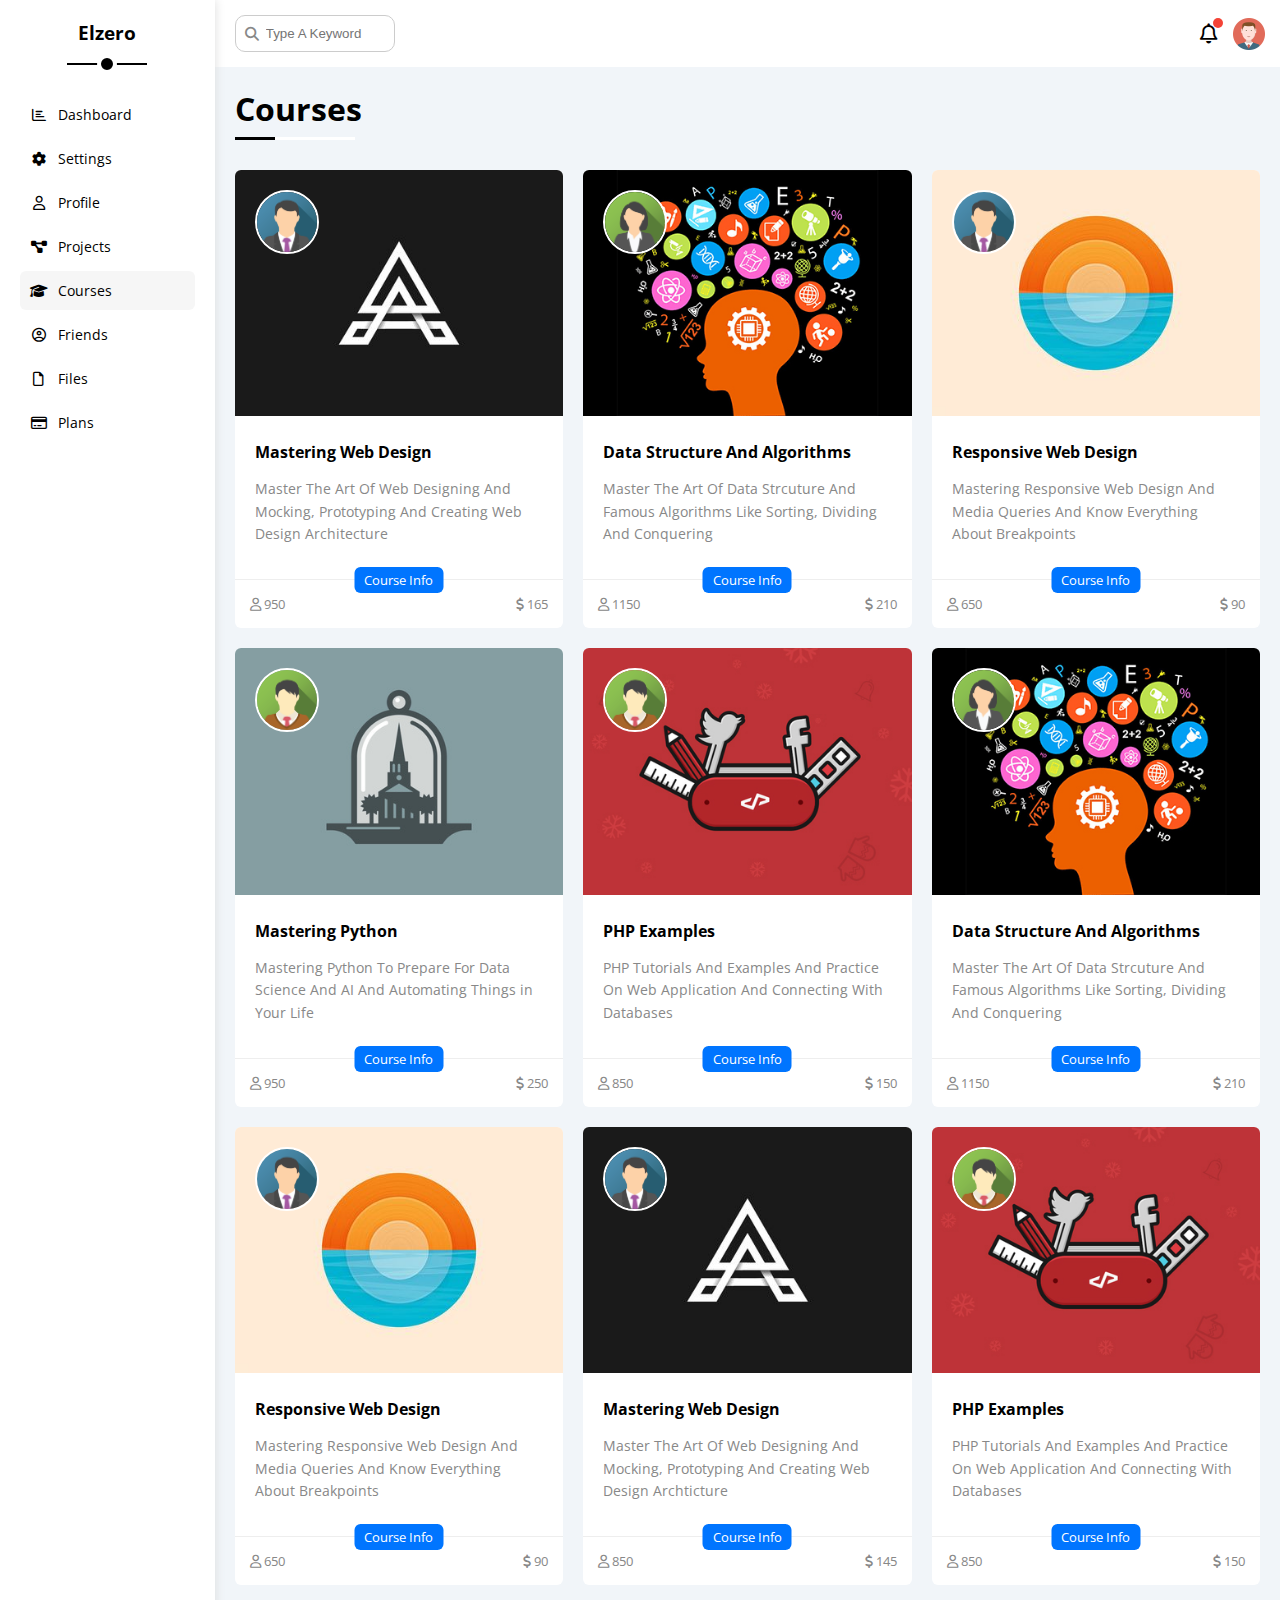
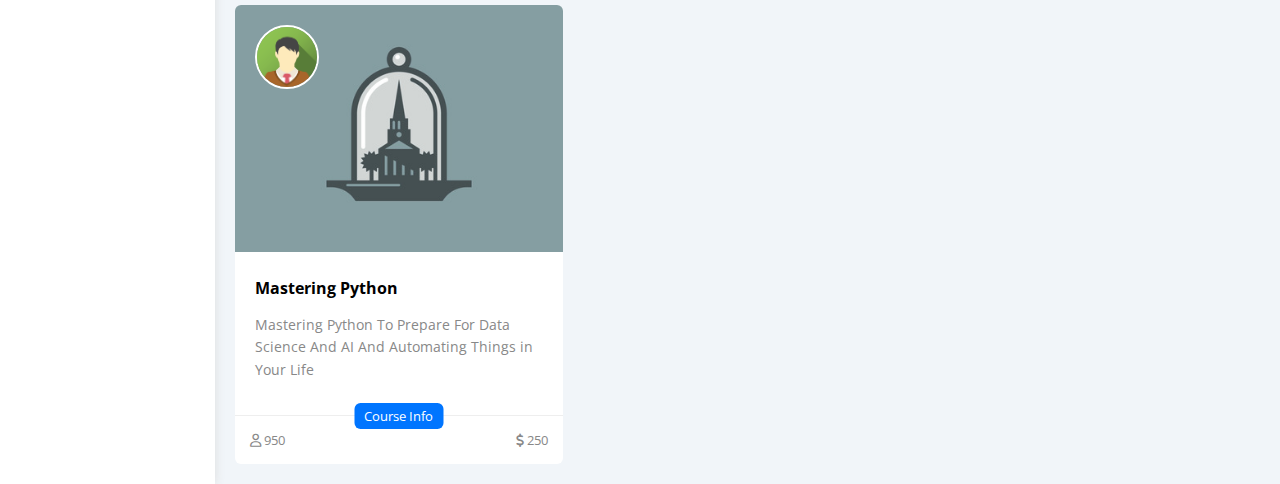
<file: Courses.html>
<!DOCTYPE html>
<html lang="en">
  <head>
    <meta charset="UTF-8" />
    <meta http-equiv="X-UA-Compatible" content="IE=edge" />
    <meta name="viewport" content="width=device-width, initial-scale=1.0" />
    <title>Courses</title>
    <link rel="stylesheet" href="css/all.min.css" />
    <link rel="stylesheet" href="css/framework.css" />
    <link rel="stylesheet" href="css/master.css" />
    <link rel="preconnect" href="https://fonts.googleapis.com" />
    <link rel="preconnect" href="https://fonts.gstatic.com" crossorigin />
    <link href="https://fonts.googleapis.com/css2?family=Open+Sans:wght@300;500&display=swap" rel="stylesheet" />
  </head>
  <body>
    <div class="page d-flex">
      <div class="sidebar bg-white p-20 p-relative">
        <h3 class="p-relative txt-c mt-0">Elzero</h3>
        <ul>
          <li>
            <a class="d-flex align-center fs-14 c-black rad-6 p-10" href="index.html">
              <i class="fa-regular fa-chart-bar fa-fw"></i>
              <span>Dashboard</span>
            </a>
          </li>
          <li>
            <a class="d-flex align-center fs-14 c-black rad-6 p-10" href="settings.html">
              <i class="fa-solid fa-gear fa-fw"></i>
              <span>Settings</span>
            </a>
          </li>
          <li>
            <a class="d-flex align-center fs-14 c-black rad-6 p-10" href="profile.html">
              <i class="fa-regular fa-user fa-fw"></i>
              <span>Profile</span>
            </a>
          </li>
          <li>
            <a class="d-flex align-center fs-14 c-black rad-6 p-10" href="projects.html">
              <i class="fa-solid fa-diagram-project fa-fw"></i>
              <span>Projects</span>
            </a>
          </li>
          <li>
            <a class="active d-flex align-center fs-14 c-black rad-6 p-10" href="courses.html">
              <i class="fa-solid fa-graduation-cap fa-fw"></i>
              <span>Courses</span>
            </a>
          </li>
          <li>
            <a class="d-flex align-center fs-14 c-black rad-6 p-10" href="friends.html">
              <i class="fa-regular fa-circle-user fa-fw"></i>
              <span>Friends</span>
            </a>
          </li>
          <li>
            <a class="d-flex align-center fs-14 c-black rad-6 p-10" href="files.html">
              <i class="fa-regular fa-file fa-fw"></i>
              <span>Files</span>
            </a>
          </li>
          <li>
            <a class="d-flex align-center fs-14 c-black rad-6 p-10" href="plans.html">
              <i class="fa-regular fa-credit-card fa-fw"></i>
              <span>Plans</span>
            </a>
          </li>
        </ul>
      </div>
      <div class="content w-full">
        <!-- Start Head -->
        <div class="head bg-white p-15 between-flex">
          <div class="search p-relative">
            <input class="p-10" type="search" placeholder="Type A Keyword" />
          </div>
          <div class="icons d-flex align-center">
            <span class="notification p-relative">
              <i class="fa-regular fa-bell fa-lg"></i>
            </span>
            <img src="imgs/avatar.png" alt="" />
          </div>
        </div>
        <!-- End Head -->
        <h1 class="p-relative">Courses</h1>
        <div class="courses-page d-grid m-20 gap-20">
          <div class="course bg-white rad-6 p-relative">
            <img class="cover" src="imgs/course-01.jpg" alt="" />
            <img class="instructor" src="imgs/team-01.png" alt="" />
            <div class="p-20">
              <h4 class="m-0">Mastering Web Design</h4>
              <p class="description c-grey mt-15 fs-14">
                Master The Art Of Web Designing And Mocking, Prototyping And Creating Web Design Architecture
              </p>
            </div>
            <div class="info p-15 p-relative between-flex">
              <span class="title bg-blue c-white btn-shape">Course Info</span>
              <span class="c-grey">
                <i class="fa-regular fa-user"></i>
                950
              </span>
              <span class="c-grey">
                <i class="fa-solid fa-dollar-sign"></i>
                165
              </span>
            </div>
          </div>
          <div class="course bg-white rad-6 p-relative">
            <img class="cover" src="imgs/course-02.jpg" alt="" />
            <img class="instructor" src="imgs/team-02.png" alt="" />
            <div class="p-20">
              <h4 class="m-0">Data Structure And Algorithms</h4>
              <p class="description c-grey mt-15 fs-14">
                Master The Art Of Data Strcuture And Famous Algorithms Like Sorting, Dividing And Conquering
              </p>
            </div>
            <div class="info p-15 p-relative between-flex">
              <span class="title bg-blue c-white btn-shape">Course Info</span>
              <span class="c-grey"> <i class="fa-regular fa-user"></i> 1150</span>
              <span class="c-grey"><i class="fa-solid fa-dollar-sign"></i> 210</span>
            </div>
          </div>
          <div class="course bg-white rad-6 p-relative">
            <img class="cover" src="imgs/course-03.jpg" alt="" />
            <img class="instructor" src="imgs/team-01.png" alt="" />
            <div class="p-20">
              <h4 class="m-0">Responsive Web Design</h4>
              <p class="description c-grey mt-15 fs-14">
                Mastering Responsive Web Design And Media Queries And Know Everything About Breakpoints
              </p>
            </div>
            <div class="info p-15 p-relative between-flex">
              <span class="title bg-blue c-white btn-shape">Course Info</span>
              <span class="c-grey"> <i class="fa-regular fa-user"></i> 650</span>
              <span class="c-grey"><i class="fa-solid fa-dollar-sign"></i> 90</span>
            </div>
          </div>
          <div class="course bg-white rad-6 p-relative">
            <img class="cover" src="imgs/course-04.jpg" alt="" />
            <img class="instructor" src="imgs/team-03.png" alt="" />
            <div class="p-20">
              <h4 class="m-0">Mastering Python</h4>
              <p class="description c-grey mt-15 fs-14">
                Mastering Python To Prepare For Data Science And AI And Automating Things in Your Life
              </p>
            </div>
            <div class="info p-15 p-relative between-flex">
              <span class="title bg-blue c-white btn-shape">Course Info</span>
              <span class="c-grey"> <i class="fa-regular fa-user"></i> 950</span>
              <span class="c-grey"><i class="fa-solid fa-dollar-sign"></i> 250</span>
            </div>
          </div>
          <div class="course bg-white rad-6 p-relative">
            <img class="cover" src="imgs/course-05.jpg" alt="" />
            <img class="instructor" src="imgs/team-03.png" alt="" />
            <div class="p-20">
              <h4 class="m-0">PHP Examples</h4>
              <p class="description c-grey mt-15 fs-14">
                PHP Tutorials And Examples And Practice On Web Application And Connecting With Databases
              </p>
            </div>
            <div class="info p-15 p-relative between-flex">
              <span class="title bg-blue c-white btn-shape">Course Info</span>
              <span class="c-grey"> <i class="fa-regular fa-user"></i> 850</span>
              <span class="c-grey"><i class="fa-solid fa-dollar-sign"></i> 150</span>
            </div>
          </div>
          <div class="course bg-white rad-6 p-relative">
            <img class="cover" src="imgs/course-02.jpg" alt="" />
            <img class="instructor" src="imgs/team-02.png" alt="" />
            <div class="p-20">
              <h4 class="m-0">Data Structure And Algorithms</h4>
              <p class="description c-grey mt-15 fs-14">
                Master The Art Of Data Strcuture And Famous Algorithms Like Sorting, Dividing And Conquering
              </p>
            </div>
            <div class="info p-15 p-relative between-flex">
              <span class="title bg-blue c-white btn-shape">Course Info</span>
              <span class="c-grey"> <i class="fa-regular fa-user"></i> 1150</span>
              <span class="c-grey"><i class="fa-solid fa-dollar-sign"></i> 210</span>
            </div>
          </div>
          <div class="course bg-white rad-6 p-relative">
            <img class="cover" src="imgs/course-03.jpg" alt="" />
            <img class="instructor" src="imgs/team-01.png" alt="" />
            <div class="p-20">
              <h4 class="m-0">Responsive Web Design</h4>
              <p class="description c-grey mt-15 fs-14">
                Mastering Responsive Web Design And Media Queries And Know Everything About Breakpoints
              </p>
            </div>
            <div class="info p-15 p-relative between-flex">
              <span class="title bg-blue c-white btn-shape">Course Info</span>
              <span class="c-grey"> <i class="fa-regular fa-user"></i> 650</span>
              <span class="c-grey"><i class="fa-solid fa-dollar-sign"></i> 90</span>
            </div>
          </div>
          <div class="course bg-white rad-6 p-relative">
            <img class="cover" src="imgs/course-01.jpg" alt="" />
            <img class="instructor" src="imgs/team-01.png" alt="" />
            <div class="p-20">
              <h4 class="m-0">Mastering Web Design</h4>
              <p class="description c-grey mt-15 fs-14">
                Master The Art Of Web Designing And Mocking, Prototyping And Creating Web Design Archticture
              </p>
            </div>
            <div class="info p-15 p-relative between-flex">
              <span class="title bg-blue c-white btn-shape">Course Info</span>
              <span class="c-grey"> <i class="fa-regular fa-user"></i> 850</span>
              <span class="c-grey"><i class="fa-solid fa-dollar-sign"></i> 145</span>
            </div>
          </div>
          <div class="course bg-white rad-6 p-relative">
            <img class="cover" src="imgs/course-05.jpg" alt="" />
            <img class="instructor" src="imgs/team-03.png" alt="" />
            <div class="p-20">
              <h4 class="m-0">PHP Examples</h4>
              <p class="description c-grey mt-15 fs-14">
                PHP Tutorials And Examples And Practice On Web Application And Connecting With Databases
              </p>
            </div>
            <div class="info p-15 p-relative between-flex">
              <span class="title bg-blue c-white btn-shape">Course Info</span>
              <span class="c-grey"> <i class="fa-regular fa-user"></i> 850</span>
              <span class="c-grey"><i class="fa-solid fa-dollar-sign"></i> 150</span>
            </div>
          </div>
          <div class="course bg-white rad-6 p-relative">
            <img class="cover" src="imgs/course-04.jpg" alt="" />
            <img class="instructor" src="imgs/team-03.png" alt="" />
            <div class="p-20">
              <h4 class="m-0">Mastering Python</h4>
              <p class="description c-grey mt-15 fs-14">
                Mastering Python To Prepare For Data Science And AI And Automating Things in Your Life
              </p>
            </div>
            <div class="info p-15 p-relative between-flex">
              <span class="title bg-blue c-white btn-shape">Course Info</span>
              <span class="c-grey"> <i class="fa-regular fa-user"></i> 950</span>
              <span class="c-grey"><i class="fa-solid fa-dollar-sign"></i> 250</span>
            </div>
          </div>
        </div>
      </div>
    </div>
  </body>
</html>
</file>
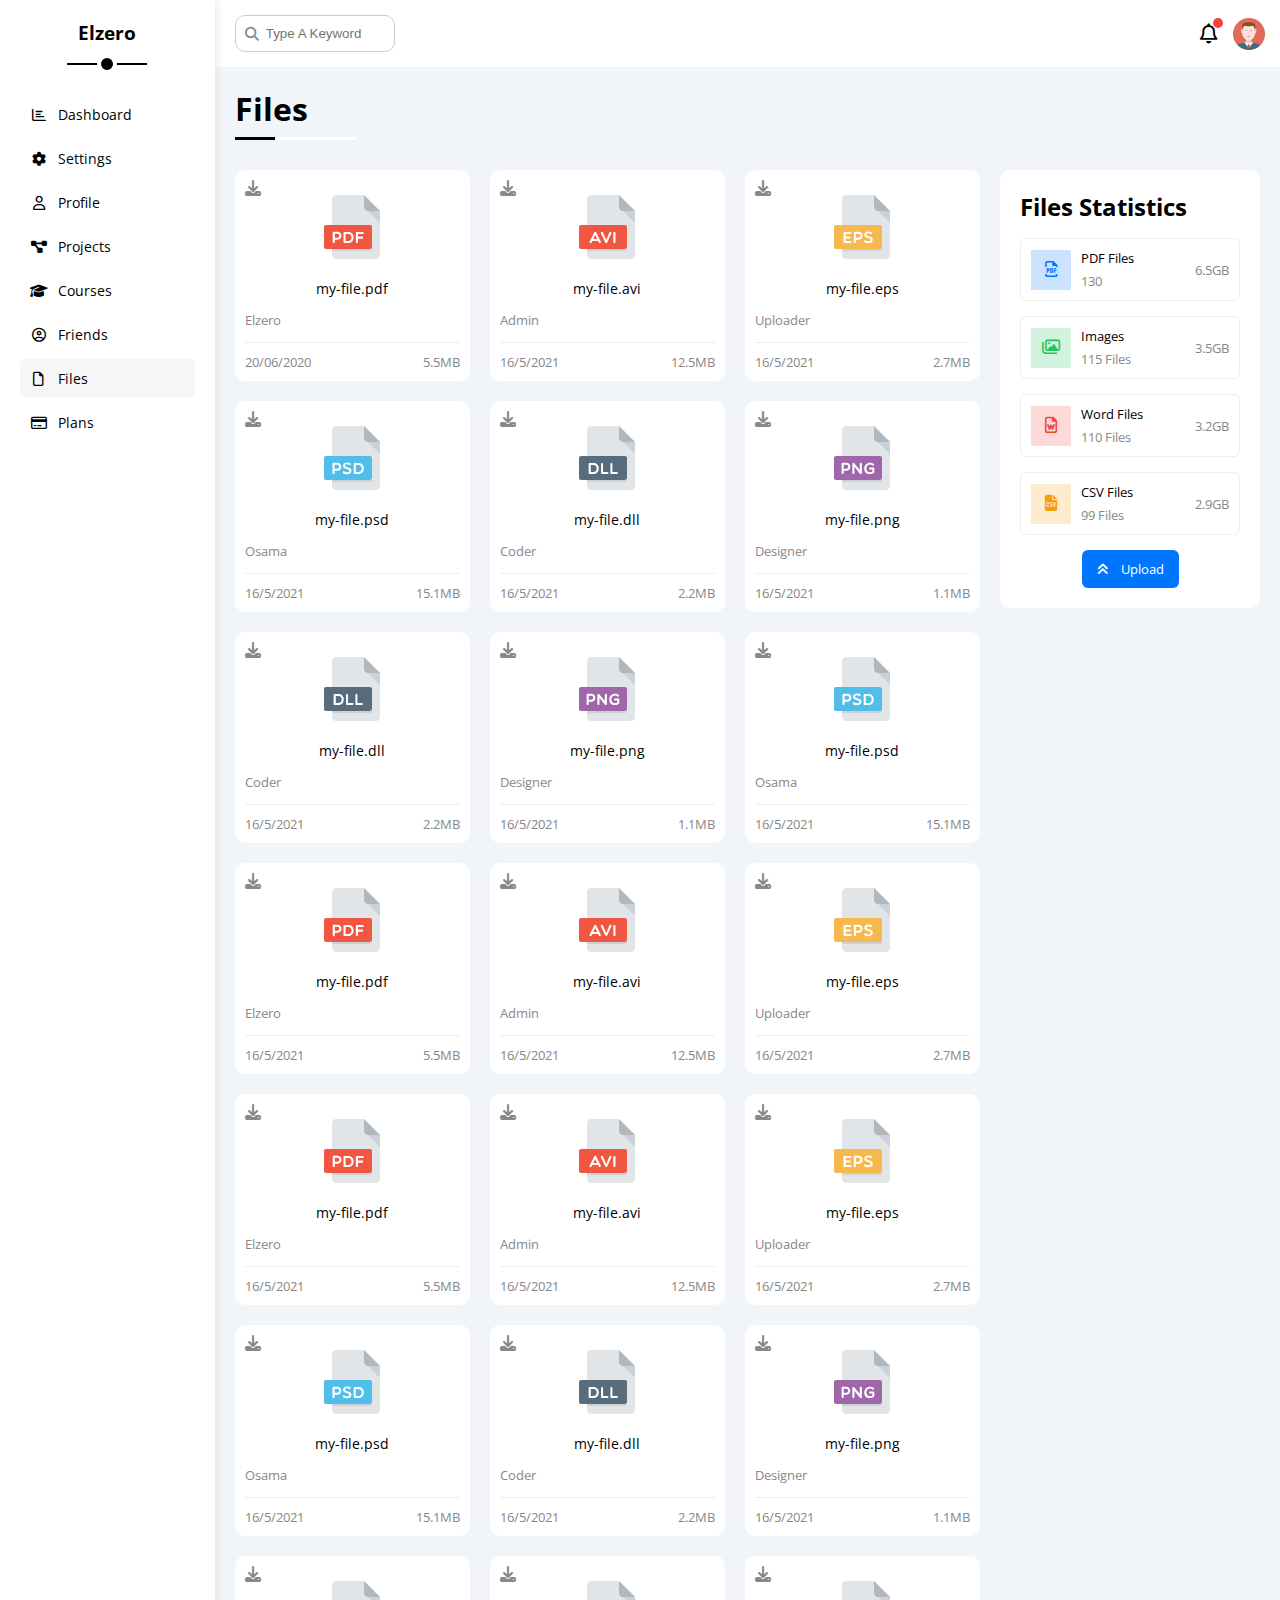
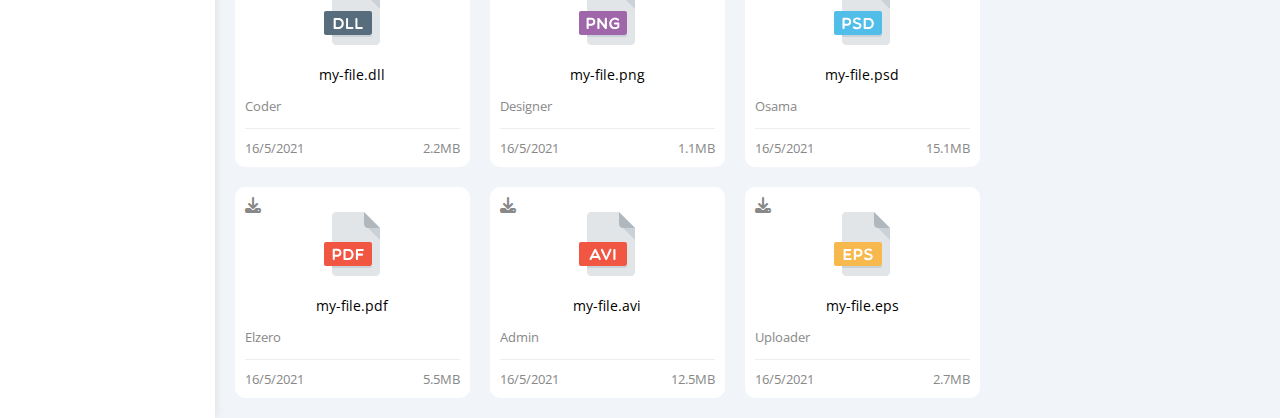
<file: files.html>
<!DOCTYPE html>
<html lang="en">
  <head>
    <meta charset="UTF-8" />
    <meta http-equiv="X-UA-Compatible" content="IE=edge" />
    <meta name="viewport" content="width=device-width, initial-scale=1.0" />
    <title>Files</title>
    <link rel="stylesheet" href="css/all.min.css" />
    <link rel="stylesheet" href="css/framework.css" />
    <link rel="stylesheet" href="css/master.css" />
    <link rel="preconnect" href="https://fonts.googleapis.com" />
    <link rel="preconnect" href="https://fonts.gstatic.com" crossorigin />
    <link href="https://fonts.googleapis.com/css2?family=Open+Sans:wght@300;500&display=swap" rel="stylesheet" />
  </head>
  <body>
    <div class="page d-flex">
      <div class="sidebar bg-white p-20 p-relative">
        <h3 class="p-relative txt-c mt-0">Elzero</h3>
        <ul>
          <li>
            <a class="d-flex align-center fs-14 c-black rad-6 p-10" href="index.html">
              <i class="fa-regular fa-chart-bar fa-fw"></i>
              <span>Dashboard</span>
            </a>
          </li>
          <li>
            <a class="d-flex align-center fs-14 c-black rad-6 p-10" href="settings.html">
              <i class="fa-solid fa-gear fa-fw"></i>
              <span>Settings</span>
            </a>
          </li>
          <li>
            <a class="d-flex align-center fs-14 c-black rad-6 p-10" href="profile.html">
              <i class="fa-regular fa-user fa-fw"></i>
              <span>Profile</span>
            </a>
          </li>
          <li>
            <a class="d-flex align-center fs-14 c-black rad-6 p-10" href="projects.html">
              <i class="fa-solid fa-diagram-project fa-fw"></i>
              <span>Projects</span>
            </a>
          </li>
          <li>
            <a class="d-flex align-center fs-14 c-black rad-6 p-10" href="courses.html">
              <i class="fa-solid fa-graduation-cap fa-fw"></i>
              <span>Courses</span>
            </a>
          </li>
          <li>
            <a class="d-flex align-center fs-14 c-black rad-6 p-10" href="friends.html">
              <i class="fa-regular fa-circle-user fa-fw"></i>
              <span>Friends</span>
            </a>
          </li>
          <li>
            <a class="active d-flex align-center fs-14 c-black rad-6 p-10" href="files.html">
              <i class="fa-regular fa-file fa-fw"></i>
              <span>Files</span>
            </a>
          </li>
          <li>
            <a class="d-flex align-center fs-14 c-black rad-6 p-10" href="plans.html">
              <i class="fa-regular fa-credit-card fa-fw"></i>
              <span>Plans</span>
            </a>
          </li>
        </ul>
      </div>
      <div class="content w-full">
        <!-- Start Head -->
        <div class="head bg-white p-15 between-flex">
          <div class="search p-relative">
            <input class="p-10" type="search" placeholder="Type A Keyword" />
          </div>
          <div class="icons d-flex align-center">
            <span class="notification p-relative">
              <i class="fa-regular fa-bell fa-lg"></i>
            </span>
            <img src="imgs/avatar.png" alt="" />
          </div>
        </div>
        <!-- End Head -->
        <h1 class="p-relative">Files</h1>
        <div class="files-page d-flex m-20 gap-20">
          <div class="files-stats p-20 bg-white rad-10">
            <h2 class="mt-0 mb-15 txt-c-mobile">Files Statistics</h2>
            <div class="d-flex align-center border-eee p-10 rad-6 mb-15 fs-13">
              <i class="fa-regular fa-file-pdf fa-lg blue center-flex c-blue icon"></i>
              <div class="info">
                <span>PDF Files</span>
                <span class="c-grey d-block mt-5">130</span>
              </div>
              <div class="size c-grey">6.5GB</div>
            </div>
            <div class="d-flex align-center border-eee p-10 rad-6 mb-15 fs-13">
              <i class="fa-regular fa-images fa-lg green center-flex c-green icon"></i>
              <div class="info">
                <span>Images</span>
                <span class="c-grey d-block mt-5">115 Files</span>
              </div>
              <div class="size c-grey">3.5GB</div>
            </div>
            <div class="d-flex align-center border-eee p-10 rad-6 mb-15 fs-13">
              <i class="fa-regular fa-file-word fa-lg red center-flex c-red icon"></i>
              <div class="info">
                <span>Word Files</span>
                <span class="c-grey d-block mt-5">110 Files</span>
              </div>
              <div class="size c-grey">3.2GB</div>
            </div>
            <div class="d-flex align-center border-eee p-10 rad-6 fs-13">
              <i class="fa-solid fa-file-csv fa-lg orange center-flex c-orange icon"></i>
              <div class="info">
                <span>CSV Files</span>
                <span class="c-grey d-block mt-5">99 Files</span>
              </div>
              <div class="size c-grey">2.9GB</div>
            </div>
            <a class="upload bg-blue c-white fs-13 rad-6 d-block w-fit" href="#">
              <i class="fa-solid fa-angles-up mr-10"></i>
              Upload
            </a>
          </div>
          <div class="files-content d-grid gap-20">
            <div class="file bg-white p-10 rad-10">
              <i class="fa-solid fa-download c-grey p-absolute"></i>
              <div class="icon txt-c">
                <img class="mt-15 mb-15" src="imgs/pdf.svg" alt="" />
              </div>
              <div class="txt-c mb-10 fs-14">my-file.pdf</div>
              <p class="c-grey fs-13">Elzero</p>
              <div class="info between-flex mt-10 pt-10 fs-13 c-grey">
                <span>20/06/2020</span>
                <span>5.5MB</span>
              </div>
            </div>
            <div class="file bg-white p-10 rad-10">
              <i class="fa-solid fa-download c-grey p-absolute"></i>
              <div class="icon txt-c">
                <img class="mt-15 mb-15" src="imgs/avi.svg" alt="" />
              </div>
              <div class="txt-c mb-10 fs-14">my-file.avi</div>
              <p class="c-grey fs-13">Admin</p>
              <div class="info between-flex mt-10 pt-10 fs-13 c-grey">
                <span>16/5/2021</span>
                <span>12.5MB</span>
              </div>
            </div>
            <div class="file bg-white p-10 rad-10">
              <i class="fa-solid fa-download c-grey p-absolute"></i>
              <div class="icon txt-c">
                <img class="mt-15 mb-15" src="imgs/eps.svg" alt="" />
              </div>
              <div class="txt-c mb-10 fs-14">my-file.eps</div>
              <p class="c-grey fs-13">Uploader</p>
              <div class="info between-flex mt-10 pt-10 fs-13 c-grey">
                <span>16/5/2021</span>
                <span>2.7MB</span>
              </div>
            </div>
            <div class="file bg-white p-10 rad-10">
              <i class="fa-solid fa-download c-grey p-absolute"></i>
              <div class="icon txt-c">
                <img class="mt-15 mb-15" src="imgs/psd.svg" alt="" />
              </div>
              <div class="txt-c mb-10 fs-14">my-file.psd</div>
              <p class="c-grey fs-13">Osama</p>
              <div class="info between-flex mt-10 pt-10 fs-13 c-grey">
                <span>16/5/2021</span>
                <span>15.1MB</span>
              </div>
            </div>
            <div class="file bg-white p-10 rad-10">
              <i class="fa-solid fa-download c-grey p-absolute"></i>
              <div class="icon txt-c">
                <img class="mt-15 mb-15" src="imgs/dll.svg" alt="" />
              </div>
              <div class="txt-c mb-10 fs-14">my-file.dll</div>
              <p class="c-grey fs-13">Coder</p>
              <div class="info between-flex mt-10 pt-10 fs-13 c-grey">
                <span>16/5/2021</span>
                <span>2.2MB</span>
              </div>
            </div>
            <div class="file bg-white p-10 rad-10">
              <i class="fa-solid fa-download c-grey p-absolute"></i>
              <div class="icon txt-c">
                <img class="mt-15 mb-15" src="imgs/png.svg" alt="" />
              </div>
              <div class="txt-c mb-10 fs-14">my-file.png</div>
              <p class="c-grey fs-13">Designer</p>
              <div class="info between-flex mt-10 pt-10 fs-13 c-grey">
                <span>16/5/2021</span>
                <span>1.1MB</span>
              </div>
            </div>
            <div class="file bg-white p-10 rad-10">
              <i class="fa-solid fa-download c-grey p-absolute"></i>
              <div class="icon txt-c">
                <img class="mt-15 mb-15" src="imgs/dll.svg" alt="" />
              </div>
              <div class="txt-c mb-10 fs-14">my-file.dll</div>
              <p class="c-grey fs-13">Coder</p>
              <div class="info between-flex mt-10 pt-10 fs-13 c-grey">
                <span>16/5/2021</span>
                <span>2.2MB</span>
              </div>
            </div>
            <div class="file bg-white p-10 rad-10">
              <i class="fa-solid fa-download c-grey p-absolute"></i>
              <div class="icon txt-c">
                <img class="mt-15 mb-15" src="imgs/png.svg" alt="" />
              </div>
              <div class="txt-c mb-10 fs-14">my-file.png</div>
              <p class="c-grey fs-13">Designer</p>
              <div class="info between-flex mt-10 pt-10 fs-13 c-grey">
                <span>16/5/2021</span>
                <span>1.1MB</span>
              </div>
            </div>
            <div class="file bg-white p-10 rad-10">
              <i class="fa-solid fa-download c-grey p-absolute"></i>
              <div class="icon txt-c">
                <img class="mt-15 mb-15" src="imgs/psd.svg" alt="" />
              </div>
              <div class="txt-c mb-10 fs-14">my-file.psd</div>
              <p class="c-grey fs-13">Osama</p>
              <div class="info between-flex mt-10 pt-10 fs-13 c-grey">
                <span>16/5/2021</span>
                <span>15.1MB</span>
              </div>
            </div>
            <div class="file bg-white p-10 rad-10">
              <i class="fa-solid fa-download c-grey p-absolute"></i>
              <div class="icon txt-c">
                <img class="mt-15 mb-15" src="imgs/pdf.svg" alt="" />
              </div>
              <div class="txt-c mb-10 fs-14">my-file.pdf</div>
              <p class="c-grey fs-13">Elzero</p>
              <div class="info between-flex mt-10 pt-10 fs-13 c-grey">
                <span>16/5/2021</span>
                <span>5.5MB</span>
              </div>
            </div>
            <div class="file bg-white p-10 rad-10">
              <i class="fa-solid fa-download c-grey p-absolute"></i>
              <div class="icon txt-c">
                <img class="mt-15 mb-15" src="imgs/avi.svg" alt="" />
              </div>
              <div class="txt-c mb-10 fs-14">my-file.avi</div>
              <p class="c-grey fs-13">Admin</p>
              <div class="info between-flex mt-10 pt-10 fs-13 c-grey">
                <span>16/5/2021</span>
                <span>12.5MB</span>
              </div>
            </div>
            <div class="file bg-white p-10 rad-10">
              <i class="fa-solid fa-download c-grey p-absolute"></i>
              <div class="icon txt-c">
                <img class="mt-15 mb-15" src="imgs/eps.svg" alt="" />
              </div>
              <div class="txt-c mb-10 fs-14">my-file.eps</div>
              <p class="c-grey fs-13">Uploader</p>
              <div class="info between-flex mt-10 pt-10 fs-13 c-grey">
                <span>16/5/2021</span>
                <span>2.7MB</span>
              </div>
            </div>
            <div class="file bg-white p-10 rad-10">
              <i class="fa-solid fa-download c-grey p-absolute"></i>
              <div class="icon txt-c">
                <img class="mt-15 mb-15" src="imgs/pdf.svg" alt="" />
              </div>
              <div class="txt-c mb-10 fs-14">my-file.pdf</div>
              <p class="c-grey fs-13">Elzero</p>
              <div class="info between-flex mt-10 pt-10 fs-13 c-grey">
                <span>16/5/2021</span>
                <span>5.5MB</span>
              </div>
            </div>
            <div class="file bg-white p-10 rad-10">
              <i class="fa-solid fa-download c-grey p-absolute"></i>
              <div class="icon txt-c">
                <img class="mt-15 mb-15" src="imgs/avi.svg" alt="" />
              </div>
              <div class="txt-c mb-10 fs-14">my-file.avi</div>
              <p class="c-grey fs-13">Admin</p>
              <div class="info between-flex mt-10 pt-10 fs-13 c-grey">
                <span>16/5/2021</span>
                <span>12.5MB</span>
              </div>
            </div>
            <div class="file bg-white p-10 rad-10">
              <i class="fa-solid fa-download c-grey p-absolute"></i>
              <div class="icon txt-c">
                <img class="mt-15 mb-15" src="imgs/eps.svg" alt="" />
              </div>
              <div class="txt-c mb-10 fs-14">my-file.eps</div>
              <p class="c-grey fs-13">Uploader</p>
              <div class="info between-flex mt-10 pt-10 fs-13 c-grey">
                <span>16/5/2021</span>
                <span>2.7MB</span>
              </div>
            </div>
            <div class="file bg-white p-10 rad-10">
              <i class="fa-solid fa-download c-grey p-absolute"></i>
              <div class="icon txt-c">
                <img class="mt-15 mb-15" src="imgs/psd.svg" alt="" />
              </div>
              <div class="txt-c mb-10 fs-14">my-file.psd</div>
              <p class="c-grey fs-13">Osama</p>
              <div class="info between-flex mt-10 pt-10 fs-13 c-grey">
                <span>16/5/2021</span>
                <span>15.1MB</span>
              </div>
            </div>
            <div class="file bg-white p-10 rad-10">
              <i class="fa-solid fa-download c-grey p-absolute"></i>
              <div class="icon txt-c">
                <img class="mt-15 mb-15" src="imgs/dll.svg" alt="" />
              </div>
              <div class="txt-c mb-10 fs-14">my-file.dll</div>
              <p class="c-grey fs-13">Coder</p>
              <div class="info between-flex mt-10 pt-10 fs-13 c-grey">
                <span>16/5/2021</span>
                <span>2.2MB</span>
              </div>
            </div>
            <div class="file bg-white p-10 rad-10">
              <i class="fa-solid fa-download c-grey p-absolute"></i>
              <div class="icon txt-c">
                <img class="mt-15 mb-15" src="imgs/png.svg" alt="" />
              </div>
              <div class="txt-c mb-10 fs-14">my-file.png</div>
              <p class="c-grey fs-13">Designer</p>
              <div class="info between-flex mt-10 pt-10 fs-13 c-grey">
                <span>16/5/2021</span>
                <span>1.1MB</span>
              </div>
            </div>
            <div class="file bg-white p-10 rad-10">
              <i class="fa-solid fa-download c-grey p-absolute"></i>
              <div class="icon txt-c">
                <img class="mt-15 mb-15" src="imgs/dll.svg" alt="" />
              </div>
              <div class="txt-c mb-10 fs-14">my-file.dll</div>
              <p class="c-grey fs-13">Coder</p>
              <div class="info between-flex mt-10 pt-10 fs-13 c-grey">
                <span>16/5/2021</span>
                <span>2.2MB</span>
              </div>
            </div>
            <div class="file bg-white p-10 rad-10">
              <i class="fa-solid fa-download c-grey p-absolute"></i>
              <div class="icon txt-c">
                <img class="mt-15 mb-15" src="imgs/png.svg" alt="" />
              </div>
              <div class="txt-c mb-10 fs-14">my-file.png</div>
              <p class="c-grey fs-13">Designer</p>
              <div class="info between-flex mt-10 pt-10 fs-13 c-grey">
                <span>16/5/2021</span>
                <span>1.1MB</span>
              </div>
            </div>
            <div class="file bg-white p-10 rad-10">
              <i class="fa-solid fa-download c-grey p-absolute"></i>
              <div class="icon txt-c">
                <img class="mt-15 mb-15" src="imgs/psd.svg" alt="" />
              </div>
              <div class="txt-c mb-10 fs-14">my-file.psd</div>
              <p class="c-grey fs-13">Osama</p>
              <div class="info between-flex mt-10 pt-10 fs-13 c-grey">
                <span>16/5/2021</span>
                <span>15.1MB</span>
              </div>
            </div>
            <div class="file bg-white p-10 rad-10">
              <i class="fa-solid fa-download c-grey p-absolute"></i>
              <div class="icon txt-c">
                <img class="mt-15 mb-15" src="imgs/pdf.svg" alt="" />
              </div>
              <div class="txt-c mb-10 fs-14">my-file.pdf</div>
              <p class="c-grey fs-13">Elzero</p>
              <div class="info between-flex mt-10 pt-10 fs-13 c-grey">
                <span>16/5/2021</span>
                <span>5.5MB</span>
              </div>
            </div>
            <div class="file bg-white p-10 rad-10">
              <i class="fa-solid fa-download c-grey p-absolute"></i>
              <div class="icon txt-c">
                <img class="mt-15 mb-15" src="imgs/avi.svg" alt="" />
              </div>
              <div class="txt-c mb-10 fs-14">my-file.avi</div>
              <p class="c-grey fs-13">Admin</p>
              <div class="info between-flex mt-10 pt-10 fs-13 c-grey">
                <span>16/5/2021</span>
                <span>12.5MB</span>
              </div>
            </div>
            <div class="file bg-white p-10 rad-10">
              <i class="fa-solid fa-download c-grey p-absolute"></i>
              <div class="icon txt-c">
                <img class="mt-15 mb-15" src="imgs/eps.svg" alt="" />
              </div>
              <div class="txt-c mb-10 fs-14">my-file.eps</div>
              <p class="c-grey fs-13">Uploader</p>
              <div class="info between-flex mt-10 pt-10 fs-13 c-grey">
                <span>16/5/2021</span>
                <span>2.7MB</span>
              </div>
            </div>
          </div>
        </div>
      </div>
    </div>
  </body>
</html>
</file>
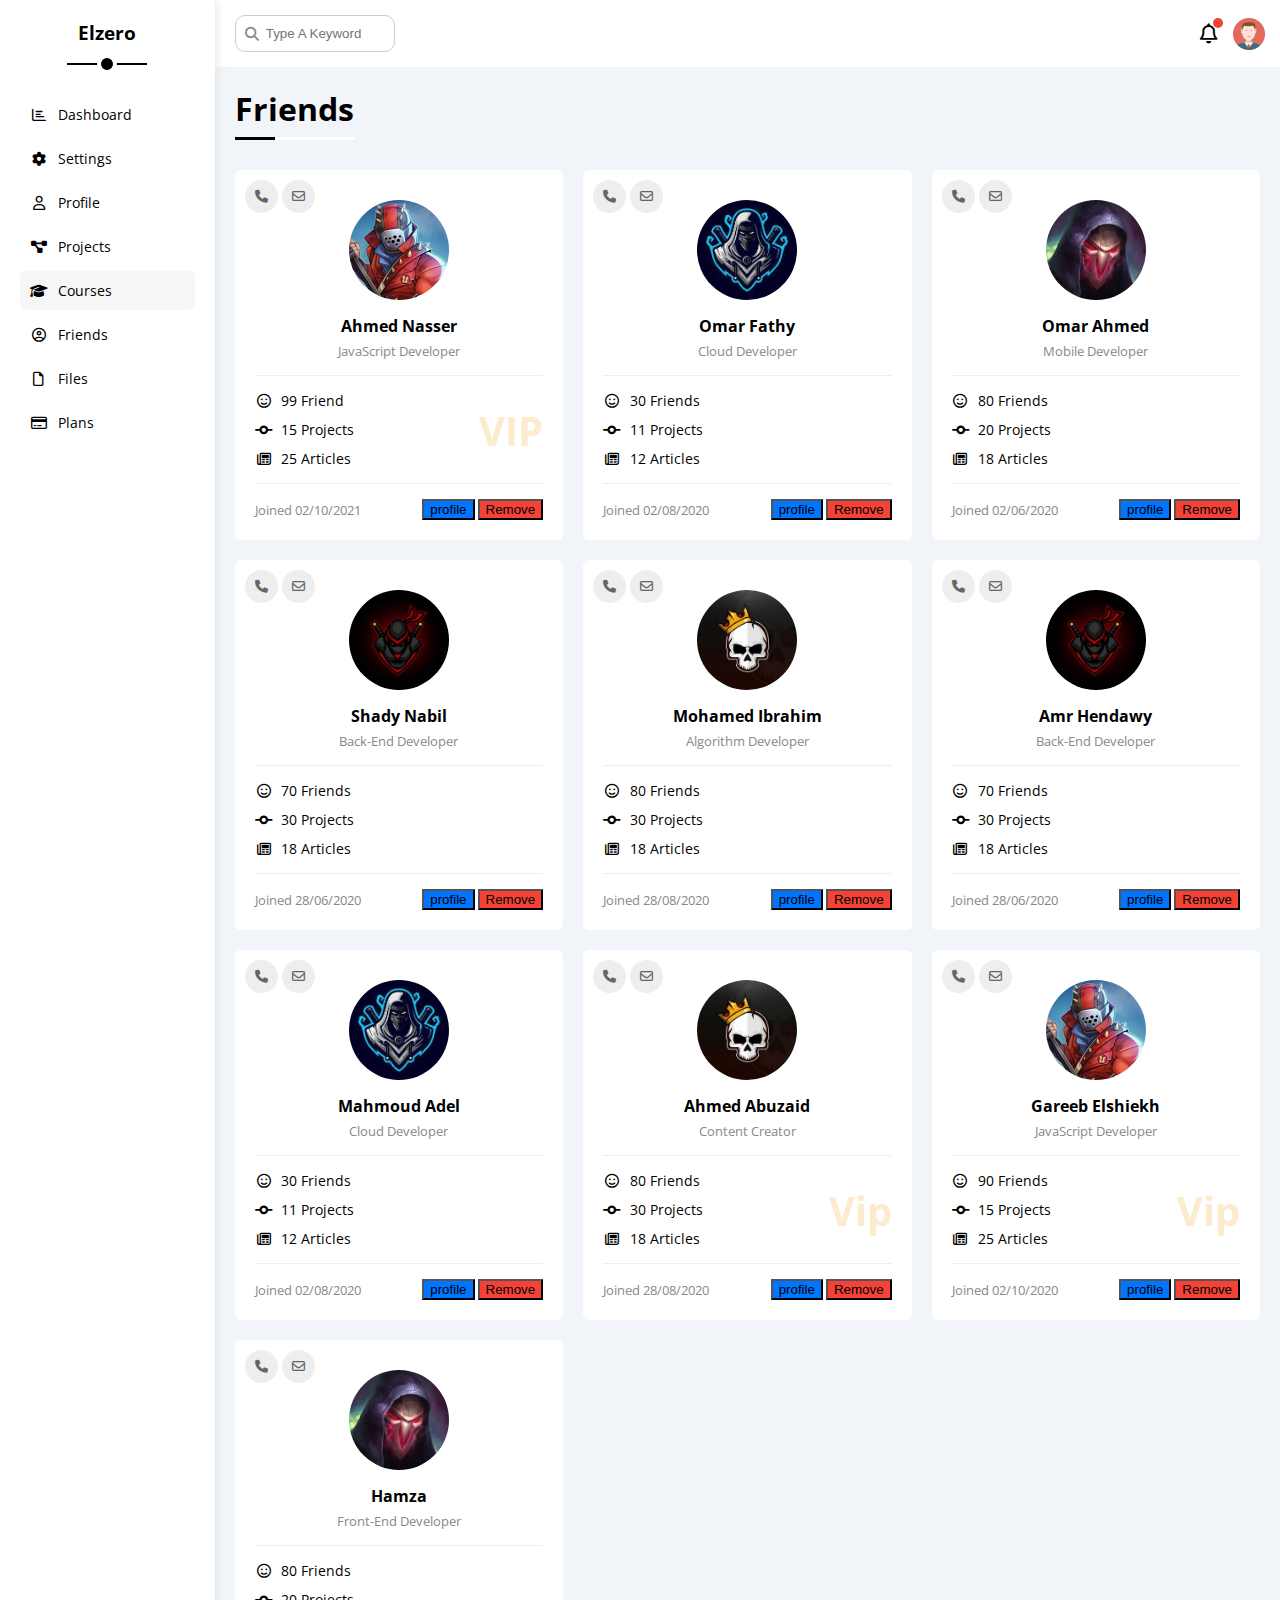
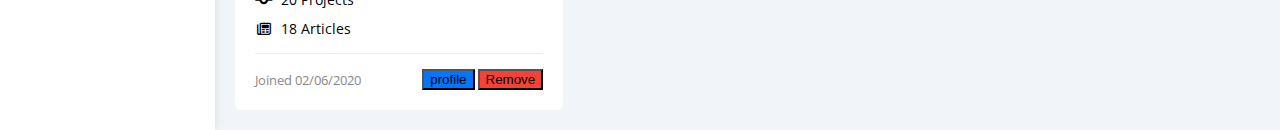
<file: Friends.html>
<!DOCTYPE html>
<html lang="en">

<head>
    <meta charset="UTF-8" />
    <meta http-equiv="X-UA-Compatible" content="IE=edge" />
    <meta name="viewport" content="width=device-width, initial-scale=1.0" />
    <title>Courses</title>
    <link rel="stylesheet" href="css/all.min.css" />
    <link rel="stylesheet" href="css/framework.css" />
    <link rel="stylesheet" href="css/master.css" />
    <link rel="preconnect" href="https://fonts.googleapis.com" />
    <link rel="preconnect" href="https://fonts.gstatic.com" crossorigin />
    <link href="https://fonts.googleapis.com/css2?family=Open+Sans:wght@300;500&display=swap" rel="stylesheet" />
</head>

<body>
    <div class="page d-flex">
        <div class="sidebar bg-white p-20 p-relative">
            <h3 class="p-relative txt-c mt-0">Elzero</h3>
            <ul>
                <li>
                    <a class="d-flex align-center fs-14 c-black rad-6 p-10" href="index.html">
                        <i class="fa-regular fa-chart-bar fa-fw"></i>
                        <span>Dashboard</span>
                    </a>
                </li>
                <li>
                    <a class="d-flex align-center fs-14 c-black rad-6 p-10" href="settings.html">
                        <i class="fa-solid fa-gear fa-fw"></i>
                        <span>Settings</span>
                    </a>
                </li>
                <li>
                    <a class="d-flex align-center fs-14 c-black rad-6 p-10" href="profile.html">
                        <i class="fa-regular fa-user fa-fw"></i>
                        <span>Profile</span>
                    </a>
                </li>
                <li>
                    <a class="d-flex align-center fs-14 c-black rad-6 p-10" href="projects.html">
                        <i class="fa-solid fa-diagram-project fa-fw"></i>
                        <span>Projects</span>
                    </a>
                </li>
                <li>
                    <a class="active d-flex align-center fs-14 c-black rad-6 p-10" href="courses.html">
                        <i class="fa-solid fa-graduation-cap fa-fw"></i>
                        <span>Courses</span>
                    </a>
                </li>
                <li>
                    <a class="d-flex align-center fs-14 c-black rad-6 p-10" href="friends.html">
                        <i class="fa-regular fa-circle-user fa-fw"></i>
                        <span>Friends</span>
                    </a>
                </li>
                <li>
                    <a class="d-flex align-center fs-14 c-black rad-6 p-10" href="files.html">
                        <i class="fa-regular fa-file fa-fw"></i>
                        <span>Files</span>
                    </a>
                </li>
                <li>
                    <a class="d-flex align-center fs-14 c-black rad-6 p-10" href="plans.html">
                        <i class="fa-regular fa-credit-card fa-fw"></i>
                        <span>Plans</span>
                    </a>
                </li>
            </ul>
        </div>
        <div class="content w-full">
            <!-- Start Head -->
            <div class="head bg-white p-15 between-flex">
                <div class="search p-relative">
                    <input class="p-10" type="search" placeholder="Type A Keyword" />
                </div>
                <div class="icons d-flex align-center">
                    <span class="notification p-relative">
                        <i class="fa-regular fa-bell fa-lg"></i>
                    </span>
                    <img src="imgs/avatar.png" alt="" />
                </div>
            </div>
            <!-- End Head -->
            <h1 class="p-relative">Friends</h1>
            <div class="friends-page d-grid m-20 gap-20">
              <div class="friend bg-white rad-6 p-20 p-relative">
                <div class="contact">
                  <i class="fa-solid fa-phone"></i>
                  <i class="fa-regular fa-envelope"></i>
                </div>
                <div class="txt-c">
                  <img class="rad-half mt-10 mb-10 w-100 h-100" src="imgs/friend-01.jpg" alt="" />
                  <h4 class="m-0">Ahmed Nasser</h4>
                  <p class="c-grey fs-13 mt-5 mb-0">JavaScript Developer</p>
                </div>
                <div class="icons fs-14 p-relative">
                  <div class="mb-10">
                    <i class="fa-regular fa-face-smile fa-fw"></i>
                    <span>99 Friend</span>
                  </div>
                  <div class="mb-10">
                    <i class="fa-solid fa-code-commit fa-fw"></i>
                    <span>15 Projects</span>
                  </div>
                  <div>
                    <i class="fa-regular fa-newspaper fa-fw"></i>
                    <span>25 Articles</span>
                  </div>
                  <span class="vip fw-bold c-orange">VIP</span>
                </div>
                <div class="info between-flex fs-13">
                  <span class="c-grey">Joined 02/10/2021</span>
                  <div>
                    <button class="btn bg-blue" href="profile.html" >profile</button>
                    <button class="btn bg-red">Remove</button>
                  </div>
                </div>
              </div>
              <div class="friend bg-white rad-6 p-20 p-relative">
                <div class="contact">
                  <i class="fa-solid fa-phone"></i>
                  <i class="fa-regular fa-envelope"></i>
                </div>
                <div class="txt-c">
                  <img class="rad-half mt-10 mb-10 w-100 h-100" src="imgs/friend-02.jpg" alt="" />
                  <h4 class="m-0">Omar Fathy</h4>
                  <p class="c-grey fs-13 mt-5 mb-0">Cloud Developer</p>
                </div>
                <div class="icons fs-14 p-relative">
                  <div class="mb-10">
                    <i class="fa-regular fa-face-smile fa-fw"></i>
                    <span>30 Friends</span>
                  </div>
                  <div class="mb-10">
                    <i class="fa-solid fa-code-commit fa-fw"></i>
                    <span>11 Projects</span>
                  </div>
                  <div>
                    <i class="fa-regular fa-newspaper fa-fw"></i>
                    <span>12 Articles</span>
                  </div>
                </div>
                <div class="info between-flex fs-13">
                  <span class="c-grey">Joined 02/08/2020</span>
                  <div>
                    <button class="btn bg-blue" href="profile.html" >profile</button>
                    <button class="btn bg-red">Remove</button>
                  </div>
                </div>
              </div>
              <div class="friend bg-white rad-6 p-20 p-relative">
                <div class="contact">
                  <i class="fa-solid fa-phone"></i>
                  <i class="fa-regular fa-envelope"></i>
                </div>
                <div class="txt-c">
                  <img class="rad-half mt-10 mb-10 w-100 h-100" src="imgs/friend-03.jpg" alt="" />
                  <h4 class="m-0">Omar Ahmed</h4>
                  <p class="c-grey fs-13 mt-5 mb-0">Mobile Developer</p>
                </div>
                <div class="icons fs-14 p-relative">
                  <div class="mb-10">
                    <i class="fa-regular fa-face-smile fa-fw"></i>
                    <span>80 Friends</span>
                  </div>
                  <div class="mb-10">
                    <i class="fa-solid fa-code-commit fa-fw"></i>
                    <span>20 Projects</span>
                  </div>
                  <div>
                    <i class="fa-regular fa-newspaper fa-fw"></i>
                    <span>18 Articles</span>
                  </div>
                </div>
                <div class="info between-flex fs-13">
                  <span class="c-grey">Joined 02/06/2020</span>
                  <div>
                    <button class="btn bg-blue" href="profile.html" >profile</button>
                    <button class="btn bg-red">Remove</button>
                  </div>
                </div>
              </div>
              <div class="friend bg-white rad-6 p-20 p-relative">
                <div class="contact">
                  <i class="fa-solid fa-phone"></i>
                  <i class="fa-regular fa-envelope"></i>
                </div>
                <div class="txt-c">
                  <img class="rad-half mt-10 mb-10 w-100 h-100" src="imgs/friend-04.jpg" alt="" />
                  <h4 class="m-0">Shady Nabil</h4>
                  <p class="c-grey fs-13 mt-5 mb-0">Back-End Developer</p>
                </div>
                <div class="icons fs-14 p-relative">
                  <div class="mb-10">
                    <i class="fa-regular fa-face-smile fa-fw"></i>
                    <span>70 Friends</span>
                  </div>
                  <div class="mb-10">
                    <i class="fa-solid fa-code-commit fa-fw"></i>
                    <span>30 Projects</span>
                  </div>
                  <div>
                    <i class="fa-regular fa-newspaper fa-fw"></i>
                    <span>18 Articles</span>
                  </div>
                </div>
                <div class="info between-flex fs-13">
                  <span class="c-grey">Joined 28/06/2020</span>
                  <div>
                    <button class="btn bg-blue" href="profile.html" >profile</button>
                    <button class="btn bg-red">Remove</button>
                  </div>
                </div>
              </div>
              <div class="friend bg-white rad-6 p-20 p-relative">
                <div class="contact">
                  <i class="fa-solid fa-phone"></i>
                  <i class="fa-regular fa-envelope"></i>
                </div>
                <div class="txt-c">
                  <img class="rad-half mt-10 mb-10 w-100 h-100" src="imgs/friend-05.jpg" alt="" />
                  <h4 class="m-0">Mohamed Ibrahim</h4>
                  <p class="c-grey fs-13 mt-5 mb-0">Algorithm Developer</p>
                </div>
                <div class="icons fs-14 p-relative">
                  <div class="mb-10">
                    <i class="fa-regular fa-face-smile fa-fw"></i>
                    <span>80 Friends</span>
                  </div>
                  <div class="mb-10">
                    <i class="fa-solid fa-code-commit fa-fw"></i>
                    <span>30 Projects</span>
                  </div>
                  <div>
                    <i class="fa-regular fa-newspaper fa-fw"></i>
                    <span>18 Articles</span>
                  </div>
                </div>
                <div class="info between-flex fs-13">
                  <span class="c-grey">Joined 28/08/2020</span>
                  <div>
                    <button class="btn bg-blue" href="profile.html" >profile</button>
                    <button class="btn bg-red">Remove</button>
                  </div>
                </div>
              </div>
              <div class="friend bg-white rad-6 p-20 p-relative">
                <div class="contact">
                  <i class="fa-solid fa-phone"></i>
                  <i class="fa-regular fa-envelope"></i>
                </div>
                <div class="txt-c">
                  <img class="rad-half mt-10 mb-10 w-100 h-100" src="imgs/friend-04.jpg" alt="" />
                  <h4 class="m-0">Amr Hendawy</h4>
                  <p class="c-grey fs-13 mt-5 mb-0">Back-End Developer</p>
                </div>
                <div class="icons fs-14 p-relative">
                  <div class="mb-10">
                    <i class="fa-regular fa-face-smile fa-fw"></i>
                    <span>70 Friends</span>
                  </div>
                  <div class="mb-10">
                    <i class="fa-solid fa-code-commit fa-fw"></i>
                    <span>30 Projects</span>
                  </div>
                  <div>
                    <i class="fa-regular fa-newspaper fa-fw"></i>
                    <span>18 Articles</span>
                  </div>
                </div>
                <div class="info between-flex fs-13">
                  <span class="c-grey">Joined 28/06/2020</span>
                  <div>
                    <button class="btn bg-blue" href="profile.html" >profile</button>
                    <button class="btn bg-red">Remove</button>
                  </div>
                </div>
              </div>
              <div class="friend bg-white rad-6 p-20 p-relative">
                <div class="contact">
                  <i class="fa-solid fa-phone"></i>
                  <i class="fa-regular fa-envelope"></i>
                </div>
                <div class="txt-c">
                  <img class="rad-half mt-10 mb-10 w-100 h-100" src="imgs/friend-02.jpg" alt="" />
                  <h4 class="m-0">Mahmoud Adel</h4>
                  <p class="c-grey fs-13 mt-5 mb-0">Cloud Developer</p>
                </div>
                <div class="icons fs-14 p-relative">
                  <div class="mb-10">
                    <i class="fa-regular fa-face-smile fa-fw"></i>
                    <span>30 Friends</span>
                  </div>
                  <div class="mb-10">
                    <i class="fa-solid fa-code-commit fa-fw"></i>
                    <span>11 Projects</span>
                  </div>
                  <div>
                    <i class="fa-regular fa-newspaper fa-fw"></i>
                    <span>12 Articles</span>
                  </div>
                </div>
                <div class="info between-flex fs-13">
                  <span class="c-grey">Joined 02/08/2020</span>
                  <div>
                    <button class="btn bg-blue" href="profile.html" >profile</button>
                    <button class="btn bg-red">Remove</button>
                  </div>
                </div>
              </div>
              <div class="friend bg-white rad-6 p-20 p-relative">
                <div class="contact">
                  <i class="fa-solid fa-phone"></i>
                  <i class="fa-regular fa-envelope"></i>
                </div>
                <div class="txt-c">
                  <img class="rad-half mt-10 mb-10 w-100 h-100" src="imgs/friend-05.jpg" alt="" />
                  <h4 class="m-0">Ahmed Abuzaid</h4>
                  <p class="c-grey fs-13 mt-5 mb-0">Content Creator</p>
                </div>
                <div class="icons fs-14 p-relative">
                  <div class="mb-10">
                    <i class="fa-regular fa-face-smile fa-fw"></i>
                    <span>80 Friends</span>
                  </div>
                  <div class="mb-10">
                    <i class="fa-solid fa-code-commit fa-fw"></i>
                    <span>30 Projects</span>
                  </div>
                  <div>
                    <i class="fa-regular fa-newspaper fa-fw"></i>
                    <span>18 Articles</span>
                  </div>
                  <span class="vip fw-bold c-orange">Vip</span>
                </div>
                <div class="info between-flex fs-13">
                  <span class="c-grey">Joined 28/08/2020</span>
                  <div>
                    <button class="btn bg-blue" href="profile.html" >profile</button>
                    <button class="btn bg-red">Remove</button>
                  </div>
                </div>
              </div>
              <div class="friend bg-white rad-6 p-20 p-relative">
                <div class="contact">
                  <i class="fa-solid fa-phone"></i>
                  <i class="fa-regular fa-envelope"></i>
                </div>
                <div class="txt-c">
                  <img class="rad-half mt-10 mb-10 w-100 h-100" src="imgs/friend-01.jpg" alt="" />
                  <h4 class="m-0">Gareeb Elshiekh</h4>
                  <p class="c-grey fs-13 mt-5 mb-0">JavaScript Developer</p>
                </div>
                <div class="icons fs-14 p-relative">
                  <div class="mb-10">
                    <i class="fa-regular fa-face-smile fa-fw"></i>
                    <span>90 Friends</span>
                  </div>
                  <div class="mb-10">
                    <i class="fa-solid fa-code-commit fa-fw"></i>
                    <span>15 Projects</span>
                  </div>
                  <div>
                    <i class="fa-regular fa-newspaper fa-fw"></i>
                    <span>25 Articles</span>
                  </div>
                  <span class="vip fw-bold c-orange">Vip</span>
                </div>
                <div class="info between-flex fs-13">
                  <span class="c-grey">Joined 02/10/2020</span>
                  <div>
                    <button class="btn bg-blue" href="profile.html" >profile</button>
                    <button class="btn bg-red">Remove</button>
                  </div>
                </div>
              </div>
              <div class="friend bg-white rad-6 p-20 p-relative">
                <div class="contact">
                  <i class="fa-solid fa-phone"></i>
                  <i class="fa-regular fa-envelope"></i>
                </div>
                <div class="txt-c">
                  <img class="rad-half mt-10 mb-10 w-100 h-100" src="imgs/friend-03.jpg" alt="" />
                  <h4 class="m-0">Hamza</h4>
                  <p class="c-grey fs-13 mt-5 mb-0">Front-End Developer</p>
                </div>
                <div class="icons fs-14 p-relative">
                  <div class="mb-10">
                    <i class="fa-regular fa-face-smile fa-fw"></i>
                    <span>80 Friends</span>
                  </div>
                  <div class="mb-10">
                    <i class="fa-solid fa-code-commit fa-fw"></i>
                    <span>20 Projects</span>
                  </div>
                  <div>
                    <i class="fa-regular fa-newspaper fa-fw"></i>
                    <span>18 Articles</span>
                  </div>
                </div>
                <div class="info between-flex fs-13">
                  <span class="c-grey">Joined 02/06/2020</span>
                  <div>
                    <button class="btn bg-blue" href="profile.html" >profile</button>
                    <button class="btn bg-red">Remove</button>
                  </div>
                </div>
              </div>
            </div>

        </div>
    </div>
</body>

</html>

<!-- <div>
    <button class="btn bg-blue" href="profile.html" >profile</button>
    <button class="btn bg-red">Remove</button>
</div> -->
</file>
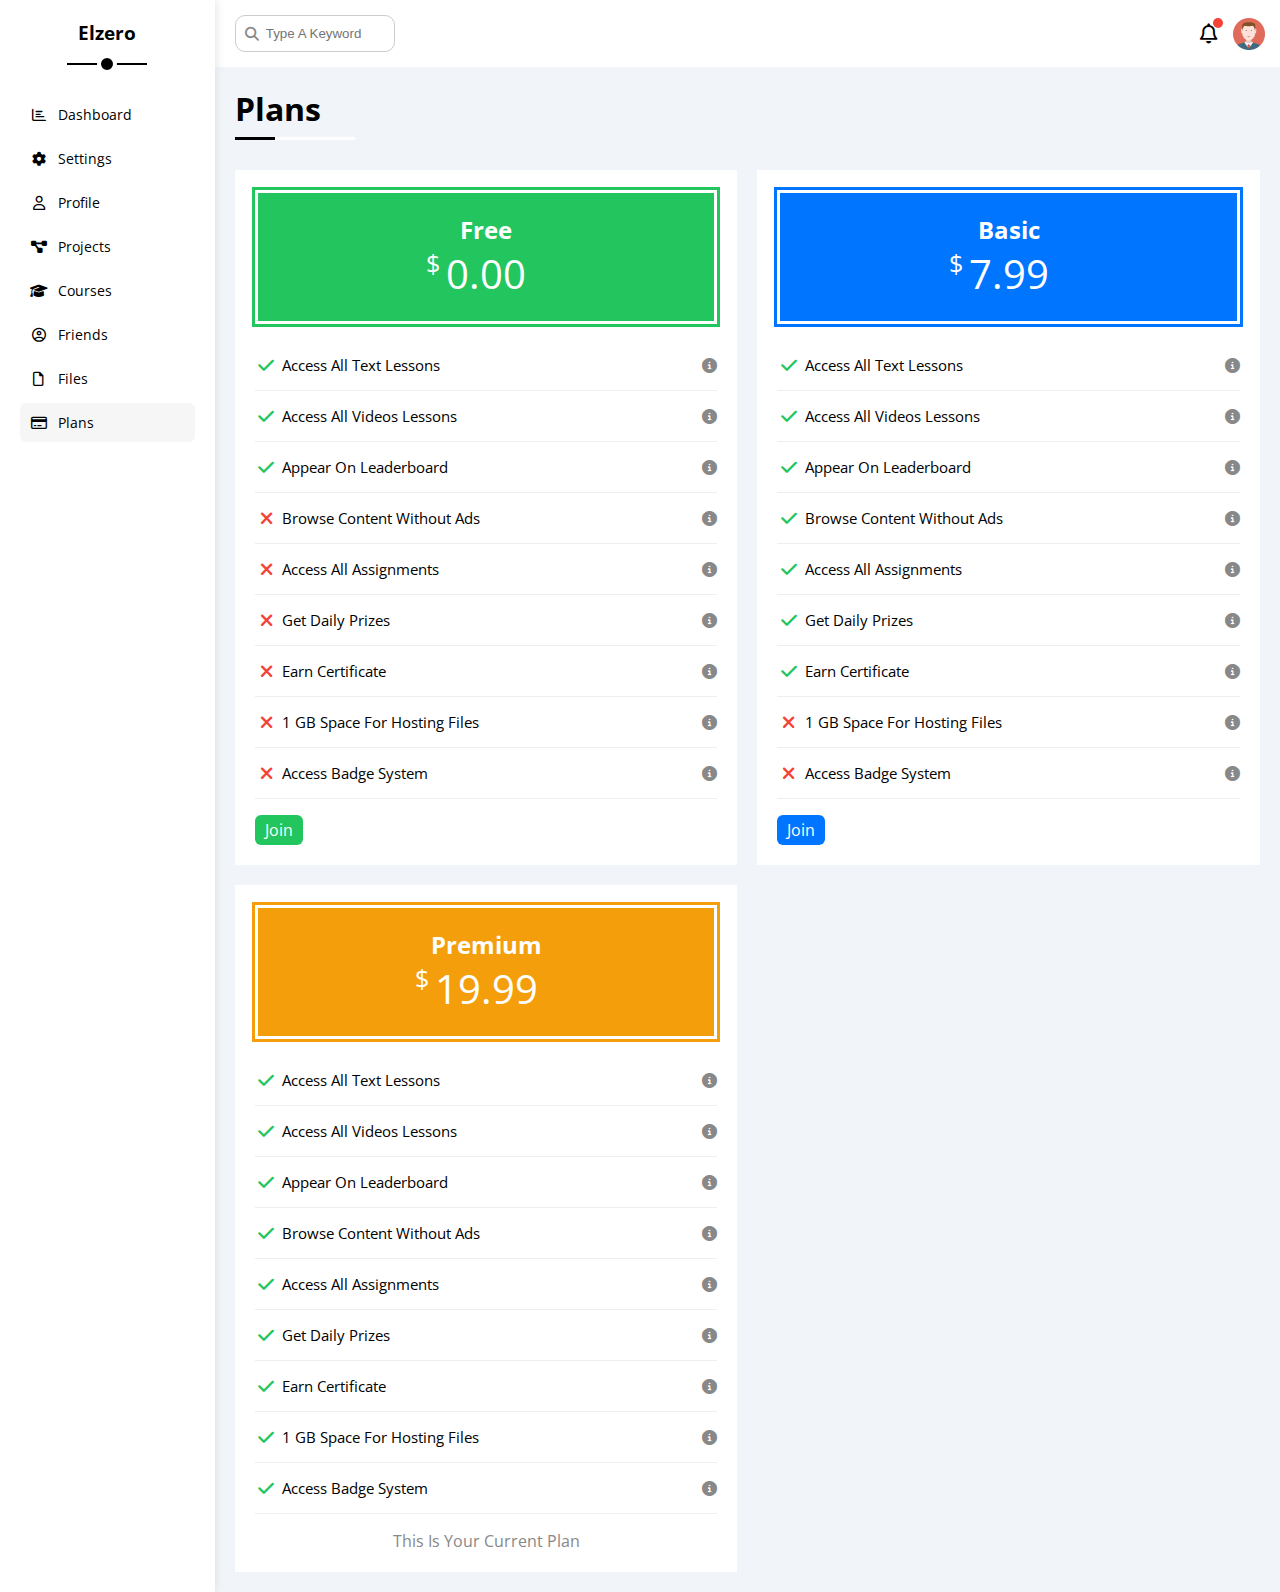
<file: plans.html>
<!DOCTYPE html>
<html lang="en">
  <head>
    <meta charset="UTF-8" />
    <meta http-equiv="X-UA-Compatible" content="IE=edge" />
    <meta name="viewport" content="width=device-width, initial-scale=1.0" />
    <title>Plans</title>
    <link rel="stylesheet" href="css/all.min.css" />
    <link rel="stylesheet" href="css/framework.css" />
    <link rel="stylesheet" href="css/master.css" />
    <link rel="preconnect" href="https://fonts.googleapis.com" />
    <link rel="preconnect" href="https://fonts.gstatic.com" crossorigin />
    <link href="https://fonts.googleapis.com/css2?family=Open+Sans:wght@300;500&display=swap" rel="stylesheet" />
  </head>
  <body>
    <div class="page d-flex">
      <div class="sidebar bg-white p-20 p-relative">
        <h3 class="p-relative txt-c mt-0">Elzero</h3>
        <ul>
          <li>
            <a class="d-flex align-center fs-14 c-black rad-6 p-10" href="index.html">
              <i class="fa-regular fa-chart-bar fa-fw"></i>
              <span>Dashboard</span>
            </a>
          </li>
          <li>
            <a class="d-flex align-center fs-14 c-black rad-6 p-10" href="settings.html">
              <i class="fa-solid fa-gear fa-fw"></i>
              <span>Settings</span>
            </a>
          </li>
          <li>
            <a class="d-flex align-center fs-14 c-black rad-6 p-10" href="profile.html">
              <i class="fa-regular fa-user fa-fw"></i>
              <span>Profile</span>
            </a>
          </li>
          <li>
            <a class="d-flex align-center fs-14 c-black rad-6 p-10" href="projects.html">
              <i class="fa-solid fa-diagram-project fa-fw"></i>
              <span>Projects</span>
            </a>
          </li>
          <li>
            <a class="d-flex align-center fs-14 c-black rad-6 p-10" href="courses.html">
              <i class="fa-solid fa-graduation-cap fa-fw"></i>
              <span>Courses</span>
            </a>
          </li>
          <li>
            <a class="d-flex align-center fs-14 c-black rad-6 p-10" href="friends.html">
              <i class="fa-regular fa-circle-user fa-fw"></i>
              <span>Friends</span>
            </a>
          </li>
          <li>
            <a class="d-flex align-center fs-14 c-black rad-6 p-10" href="files.html">
              <i class="fa-regular fa-file fa-fw"></i>
              <span>Files</span>
            </a>
          </li>
          <li>
            <a class="active d-flex align-center fs-14 c-black rad-6 p-10" href="plans.html">
              <i class="fa-regular fa-credit-card fa-fw"></i>
              <span>Plans</span>
            </a>
          </li>
        </ul>
      </div>
      <div class="content w-full">
        <!-- Start Head -->
        <div class="head bg-white p-15 between-flex">
          <div class="search p-relative">
            <input class="p-10" type="search" placeholder="Type A Keyword" />
          </div>
          <div class="icons d-flex align-center">
            <span class="notification p-relative">
              <i class="fa-regular fa-bell fa-lg"></i>
            </span>
            <img src="imgs/avatar.png" alt="" />
          </div>
        </div>
        <!-- End Head -->
        <h1 class="p-relative">Plans</h1>
        <div class="plans-page d-grid m-20 gap-20">
          <div class="plan green bg-white p-20">
            <div class="top bg-green txt-c p-20">
              <h2 class="m-0 c-white">Free</h2>
              <div class="price c-white"><span>$</span>0.00</div>
            </div>
            <ul>
              <li>
                <i class="fa-solid fa-check fa-fw yes"></i>
                <span>Access All Text Lessons</span>
                <i class="fa-solid fa-circle-info help"></i>
              </li>
              <li>
                <i class="fa-solid fa-check fa-fw yes"></i>
                <span>Access All Videos Lessons</span>
                <i class="fa-solid fa-circle-info help"></i>
              </li>
              <li>
                <i class="fa-solid fa-check fa-fw yes"></i>
                <span>Appear On Leaderboard</span>
                <i class="fa-solid fa-circle-info help"></i>
              </li>
              <li>
                <i class="fa-solid fa-xmark fa-fw"></i>
                <span>Browse Content Without Ads</span>
                <i class="fa-solid fa-circle-info help"></i>
              </li>
              <li>
                <i class="fa-solid fa-xmark fa-fw"></i>
                <span>Access All Assignments</span>
                <i class="fa-solid fa-circle-info help"></i>
              </li>
              <li>
                <i class="fa-solid fa-xmark fa-fw"></i>
                <span>Get Daily Prizes</span>
                <i class="fa-solid fa-circle-info help"></i>
              </li>
              <li>
                <i class="fa-solid fa-xmark fa-fw"></i>
                <span>Earn Certificate</span>
                <i class="fa-solid fa-circle-info help"></i>
              </li>
              <li>
                <i class="fa-solid fa-xmark fa-fw"></i>
                <span>1 GB Space For Hosting Files</span>
                <i class="fa-solid fa-circle-info help"></i>
              </li>
              <li>
                <i class="fa-solid fa-xmark fa-fw"></i>
                <span>Access Badge System</span>
                <i class="fa-solid fa-circle-info help"></i>
              </li>
            </ul>
            <a href="#" class="btn-shape bg-green c-white d-block w-fit">Join</a>
          </div>
          <!-- Start Plan -->
          <div class="plan blue bg-white p-20">
            <div class="top bg-blue txt-c p-20">
              <h2 class="m-0 c-white">Basic</h2>
              <div class="price c-white"><span>$</span>7.99</div>
            </div>
            <ul class="list-none p-0">
              <li>
                <i class="fa-solid fa-check fa-fw yes"></i>
                <span>Access All Text Lessons</span>
                <i class="fa-solid fa-circle-info help"></i>
              </li>
              <li>
                <i class="fa-solid fa-check fa-fw yes"></i>
                <span>Access All Videos Lessons</span>
                <i class="fa-solid fa-circle-info help"></i>
              </li>
              <li>
                <i class="fa-solid fa-check fa-fw yes"></i>
                <span>Appear On Leaderboard</span>
                <i class="fa-solid fa-circle-info help"></i>
              </li>
              <li>
                <i class="fa-solid fa-check fa-fw yes"></i>
                <span>Browse Content Without Ads</span>
                <i class="fa-solid fa-circle-info help"></i>
              </li>
              <li>
                <i class="fa-solid fa-check fa-fw yes"></i>
                <span>Access All Assignments</span>
                <i class="fa-solid fa-circle-info help"></i>
              </li>
              <li>
                <i class="fa-solid fa-check fa-fw yes"></i>
                <span>Get Daily Prizes</span>
                <i class="fa-solid fa-circle-info help"></i>
              </li>
              <li>
                <i class="fa-solid fa-check fa-fw yes"></i>
                <span>Earn Certificate</span>
                <i class="fa-solid fa-circle-info help"></i>
              </li>
              <li>
                <i class="fa-solid fa-xmark fa-fw"></i>
                <span>1 GB Space For Hosting Files</span>
                <i class="fa-solid fa-circle-info help"></i>
              </li>
              <li>
                <i class="fa-solid fa-xmark fa-fw"></i>
                <span>Access Badge System</span>
                <i class="fa-solid fa-circle-info help"></i>
              </li>
            </ul>
            <a href="#" class="btn-shape bg-blue c-white d-block w-fit">Join</a>
          </div>
          <!-- End Plan -->
          <!-- Start Plan -->
          <div class="plan orange bg-white p-20">
            <div class="top bg-orange txt-c p-20">
              <h2 class="m-0 c-white">Premium</h2>
              <div class="price c-white"><span>$</span>19.99</div>
            </div>
            <ul class="list-none p-0">
              <li>
                <i class="fa-solid fa-check fa-fw yes"></i>
                <span>Access All Text Lessons</span>
                <i class="fa-solid fa-circle-info help"></i>
              </li>
              <li>
                <i class="fa-solid fa-check fa-fw yes"></i>
                <span>Access All Videos Lessons</span>
                <i class="fa-solid fa-circle-info help"></i>
              </li>
              <li>
                <i class="fa-solid fa-check fa-fw yes"></i>
                <span>Appear On Leaderboard</span>
                <i class="fa-solid fa-circle-info help"></i>
              </li>
              <li>
                <i class="fa-solid fa-check fa-fw yes"></i>
                <span>Browse Content Without Ads</span>
                <i class="fa-solid fa-circle-info help"></i>
              </li>
              <li>
                <i class="fa-solid fa-check fa-fw yes"></i>
                <span>Access All Assignments</span>
                <i class="fa-solid fa-circle-info help"></i>
              </li>
              <li>
                <i class="fa-solid fa-check fa-fw yes"></i>
                <span>Get Daily Prizes</span>
                <i class="fa-solid fa-circle-info help"></i>
              </li>
              <li>
                <i class="fa-solid fa-check fa-fw yes"></i>
                <span>Earn Certificate</span>
                <i class="fa-solid fa-circle-info help"></i>
              </li>
              <li>
                <i class="fa-solid fa-check fa-fw yes"></i>
                <span>1 GB Space For Hosting Files</span>
                <i class="fa-solid fa-circle-info help"></i>
              </li>
              <li>
                <i class="fa-solid fa-check fa-fw yes"></i>
                <span>Access Badge System</span>
                <i class="fa-solid fa-circle-info help"></i>
              </li>
            </ul>
            <p class="c-grey m-0 txt-c">This Is Your Current Plan</p>
          </div>
          <!-- End Plan -->
        </div>
      </div>
    </div>
  </body>
</html>
</file>
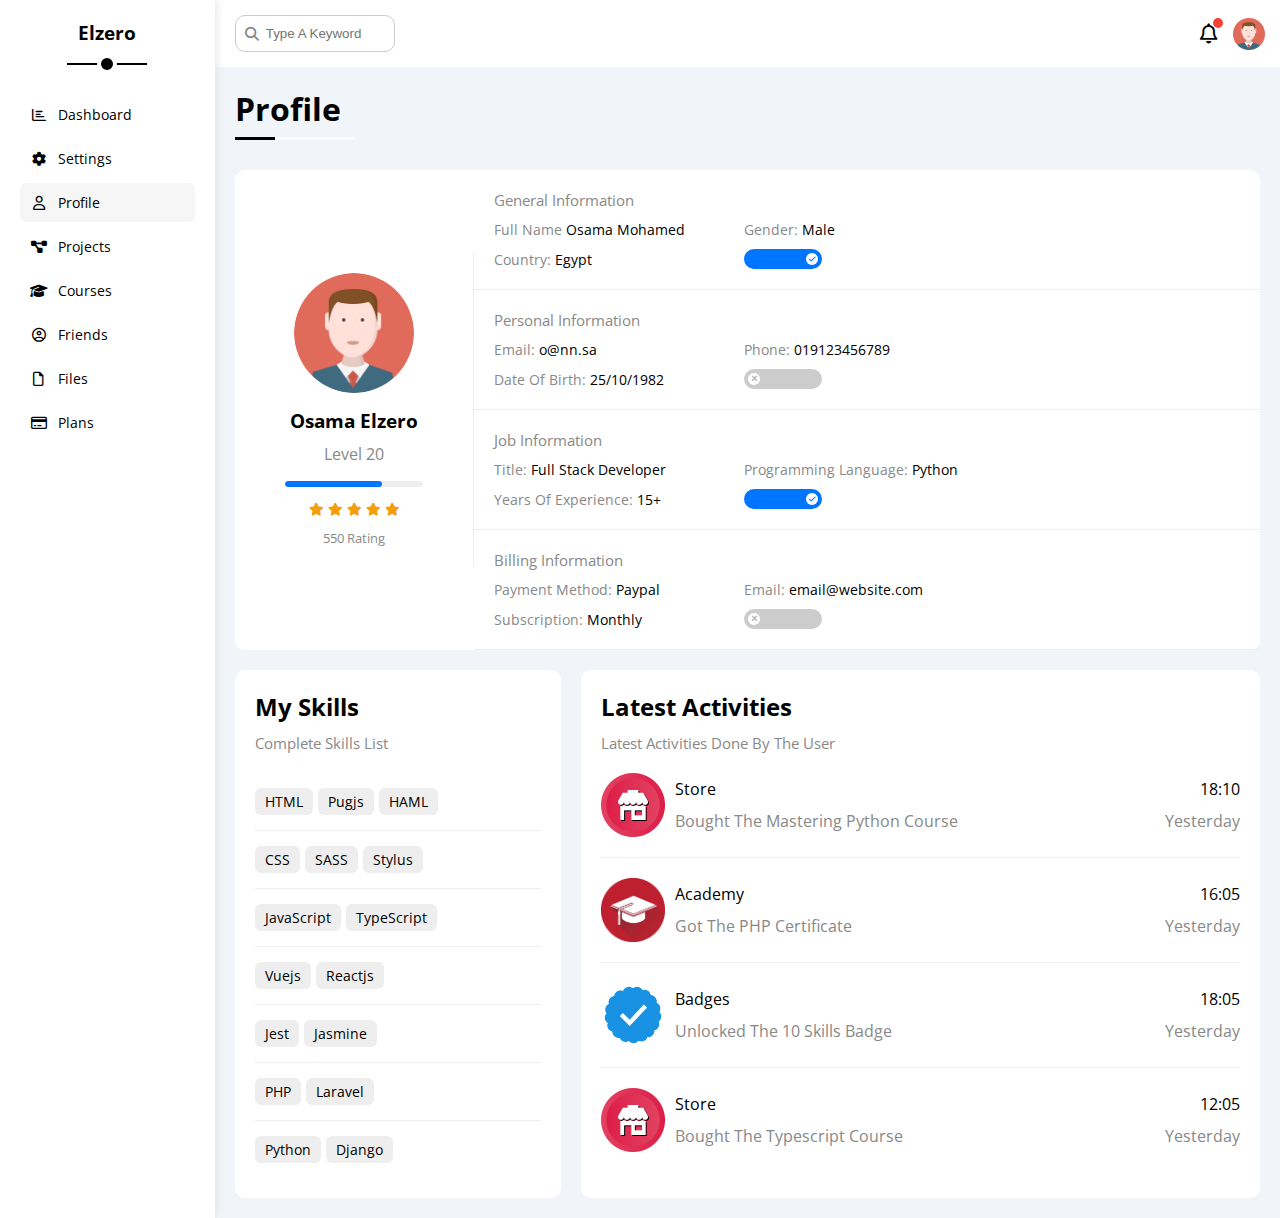
<file: profile.html>
<!DOCTYPE html>
<html lang="en">
  <head>
    <meta charset="UTF-8" />
    <meta http-equiv="X-UA-Compatible" content="IE=edge" />
    <meta name="viewport" content="width=device-width, initial-scale=1.0" />
    <title>Profile</title>
    <link rel="stylesheet" href="css/all.min.css" />
    <link rel="stylesheet" href="css/framework.css" />
    <link rel="stylesheet" href="css/master.css" />
    <link rel="preconnect" href="https://fonts.googleapis.com" />
    <link rel="preconnect" href="https://fonts.gstatic.com" crossorigin />
    <link href="https://fonts.googleapis.com/css2?family=Open+Sans:wght@300;500&display=swap" rel="stylesheet" />
  </head>
  <body>
    <div class="page d-flex">
      <div class="sidebar bg-white p-20 p-relative">
        <h3 class="p-relative txt-c mt-0">Elzero</h3>
        <ul>
          <li>
            <a class="d-flex align-center fs-14 c-black rad-6 p-10" href="index.html">
              <i class="fa-regular fa-chart-bar fa-fw"></i>
              <span>Dashboard</span>
            </a>
          </li>
          <li>
            <a class="d-flex align-center fs-14 c-black rad-6 p-10" href="settings.html">
              <i class="fa-solid fa-gear fa-fw"></i>
              <span>Settings</span>
            </a>
          </li>
          <li>
            <a class="active d-flex align-center fs-14 c-black rad-6 p-10" href="profile.html">
              <i class="fa-regular fa-user fa-fw"></i>
              <span>Profile</span>
            </a>
          </li>
          <li>
            <a class="d-flex align-center fs-14 c-black rad-6 p-10" href="projects.html">
              <i class="fa-solid fa-diagram-project fa-fw"></i>
              <span>Projects</span>
            </a>
          </li>
          <li>
            <a class="d-flex align-center fs-14 c-black rad-6 p-10" href="courses.html">
              <i class="fa-solid fa-graduation-cap fa-fw"></i>
              <span>Courses</span>
            </a>
          </li>
          <li>
            <a class="d-flex align-center fs-14 c-black rad-6 p-10" href="friends.html">
              <i class="fa-regular fa-circle-user fa-fw"></i>
              <span>Friends</span>
            </a>
          </li>
          <li>
            <a class="d-flex align-center fs-14 c-black rad-6 p-10" href="files.html">
              <i class="fa-regular fa-file fa-fw"></i>
              <span>Files</span>
            </a>
          </li>
          <li>
            <a class="d-flex align-center fs-14 c-black rad-6 p-10" href="plans.html">
              <i class="fa-regular fa-credit-card fa-fw"></i>
              <span>Plans</span>
            </a>
          </li>
        </ul>
      </div>
      <div class="content w-full">
        <!-- Start Head -->
        <div class="head bg-white p-15 between-flex">
          <div class="search p-relative">
            <input class="p-10" type="search" placeholder="Type A Keyword" />
          </div>
          <div class="icons d-flex align-center">
            <span class="notification p-relative">
              <i class="fa-regular fa-bell fa-lg"></i>
            </span>
            <img src="imgs/avatar.png" alt="" />
          </div>
        </div>
        <!-- End Head -->
        <h1 class="p-relative">Profile</h1>
        <div class="profile-page m-20">
          <!-- Start Overview -->
          <div class="overview bg-white rad-10 d-flex align-center">
            <div class="avatar-box txt-c p-20">
              <img class="rad-half mb-10" src="imgs/avatar.png" alt="" />
              <h3 class="m-0">Osama Elzero</h3>
              <p class="c-grey mt-10">Level 20</p>
              <div class="level rad-6 bg-eee p-relative">
                <span style="width: 70%"></span>
              </div>
              <div class="rating mt-10 mb-10">
                <i class="fa-solid fa-star c-orange fs-13"></i>
                <i class="fa-solid fa-star c-orange fs-13"></i>
                <i class="fa-solid fa-star c-orange fs-13"></i>
                <i class="fa-solid fa-star c-orange fs-13"></i>
                <i class="fa-solid fa-star c-orange fs-13"></i>
              </div>
              <p class="c-grey m-0 fs-13">550 Rating</p>
            </div>
            <div class="info-box w-full txt-c-mobile">
              <!-- Start Information Row -->
              <div class="box p-20 d-flex align-center">
                <h4 class="c-grey fs-15 m-0 w-full">General Information</h4>
                <div class="fs-14">
                  <span class="c-grey">Full Name</span>
                  <span>Osama Mohamed</span>
                </div>
                <div class="fs-14">
                  <span class="c-grey">Gender:</span>
                  <span>Male</span>
                </div>
                <div class="fs-14">
                  <span class="c-grey">Country:</span>
                  <span>Egypt</span>
                </div>
                <div class="fs-14">
                  <label>
                    <input class="toggle-checkbox" type="checkbox" checked />
                    <div class="toggle-switch"></div>
                  </label>
                </div>
              </div>
              <!-- End Information Row -->
              <!-- Start Information Row -->
              <div class="box p-20 d-flex align-center">
                <h4 class="c-grey w-full fs-15 m-0">Personal Information</h4>
                <div class="fs-14">
                  <span class="c-grey">Email:</span>
                  <span>o@nn.sa</span>
                </div>
                <div class="fs-14">
                  <span class="c-grey">Phone:</span>
                  <span>019123456789</span>
                </div>
                <div class="fs-14">
                  <span class="c-grey">Date Of Birth:</span>
                  <span>25/10/1982</span>
                </div>
                <div class="fs-14">
                  <label>
                    <input class="toggle-checkbox" type="checkbox" />
                    <div class="toggle-switch"></div>
                  </label>
                </div>
              </div>
              <!-- End Information Row -->
              <!-- Start Information Row -->
              <div class="box p-20 d-flex align-center">
                <h4 class="c-grey w-full fs-15 m-0">Job Information</h4>
                <div class="fs-14">
                  <span class="c-grey">Title:</span>
                  <span>Full Stack Developer</span>
                </div>
                <div class="fs-14">
                  <span class="c-grey">Programming Language:</span>
                  <span>Python</span>
                </div>
                <div class="fs-14">
                  <span class="c-grey">Years Of Experience:</span>
                  <span>15+</span>
                </div>
                <div class="fs-14">
                  <label>
                    <input class="toggle-checkbox" type="checkbox" checked />
                    <div class="toggle-switch"></div>
                  </label>
                </div>
              </div>
              <!-- End Information Row -->
              <!-- Start Information Row -->
              <div class="box p-20 d-flex align-center">
                <h4 class="c-grey w-full fs-15 m-0">Billing Information</h4>
                <div class="fs-14">
                  <span class="c-grey">Payment Method:</span>
                  <span>Paypal</span>
                </div>
                <div class="fs-14">
                  <span class="c-grey">Email:</span>
                  <span>email@website.com</span>
                </div>
                <div class="fs-14">
                  <span class="c-grey">Subscription:</span>
                  <span>Monthly</span>
                </div>
                <div class="fs-14">
                  <label>
                    <input class="toggle-checkbox" type="checkbox" />
                    <div class="toggle-switch"></div>
                  </label>
                </div>
              </div>
              <!-- End Information Row -->
            </div>
          </div>
          <!-- End Overview -->
          <!-- Start Other Data -->
          <div class="other-data d-flex gap-20">
            <div class="skills-card p-20 bg-white rad-10 mt-20">
              <h2 class="mt-0 mb-10">My Skills</h2>
              <p class="mt-0 mb-20 c-grey fs-15">Complete Skills List</p>
              <ul class="m-0 txt-c-mobile">
                <li><span>HTML</span><span>Pugjs</span><span>HAML</span></li>
                <li><span>CSS</span><span>SASS</span><span>Stylus</span></li>
                <li><span>JavaScript</span><span>TypeScript</span></li>
                <li><span>Vuejs</span><span>Reactjs</span></li>
                <li><span>Jest</span><span>Jasmine</span></li>
                <li><span>PHP</span><span>Laravel</span></li>
                <li><span>Python</span><span>Django</span></li>
              </ul>
            </div>
            <div class="activities p-20 bg-white rad-10 mt-20">
              <h2 class="mt-0 mb-10">Latest Activities</h2>
              <p class="mt-0 mb-20 c-grey fs-15">Latest Activities Done By The User</p>
              <div class="activity d-flex align-center txt-c-mobile">
                <img src="imgs/activity-01.png" alt="" />
                <div class="info">
                  <span class="d-block mb-10">Store</span>
                  <span class="c-grey">Bought The Mastering Python Course</span>
                </div>
                <div class="date">
                  <span class="d-block mb-10">18:10</span>
                  <span class="c-grey">Yesterday</span>
                </div>
              </div>
              <div class="activity d-flex align-center txt-c-mobile">
                <img src="imgs/activity-02.png" alt="" />
                <div class="info">
                  <span class="d-block mb-10">Academy</span>
                  <span class="c-grey">Got The PHP Certificate</span>
                </div>
                <div class="date">
                  <span class="d-block mb-10">16:05</span>
                  <span class="c-grey">Yesterday</span>
                </div>
              </div>
              <div class="activity d-flex align-center txt-c-mobile">
                <img src="imgs/activity-03.png" alt="" />
                <div class="info">
                  <span class="d-block mb-10">Badges</span>
                  <span class="c-grey">Unlocked The 10 Skills Badge</span>
                </div>
                <div class="date">
                  <span class="d-block mb-10">18:05</span>
                  <span class="c-grey">Yesterday</span>
                </div>
              </div>
              <div class="activity d-flex align-center txt-c-mobile">
                <img src="imgs/activity-01.png" alt="" />
                <div class="info">
                  <span class="d-block mb-10">Store</span>
                  <span class="c-grey">Bought The Typescript Course</span>
                </div>
                <div class="date">
                  <span class="d-block mb-10">12:05</span>
                  <span class="c-grey">Yesterday</span>
                </div>
              </div>
            </div>
          </div>
          <!-- End Other Data -->
        </div>
      </div>
    </div>
  </body>
</html>
</file>
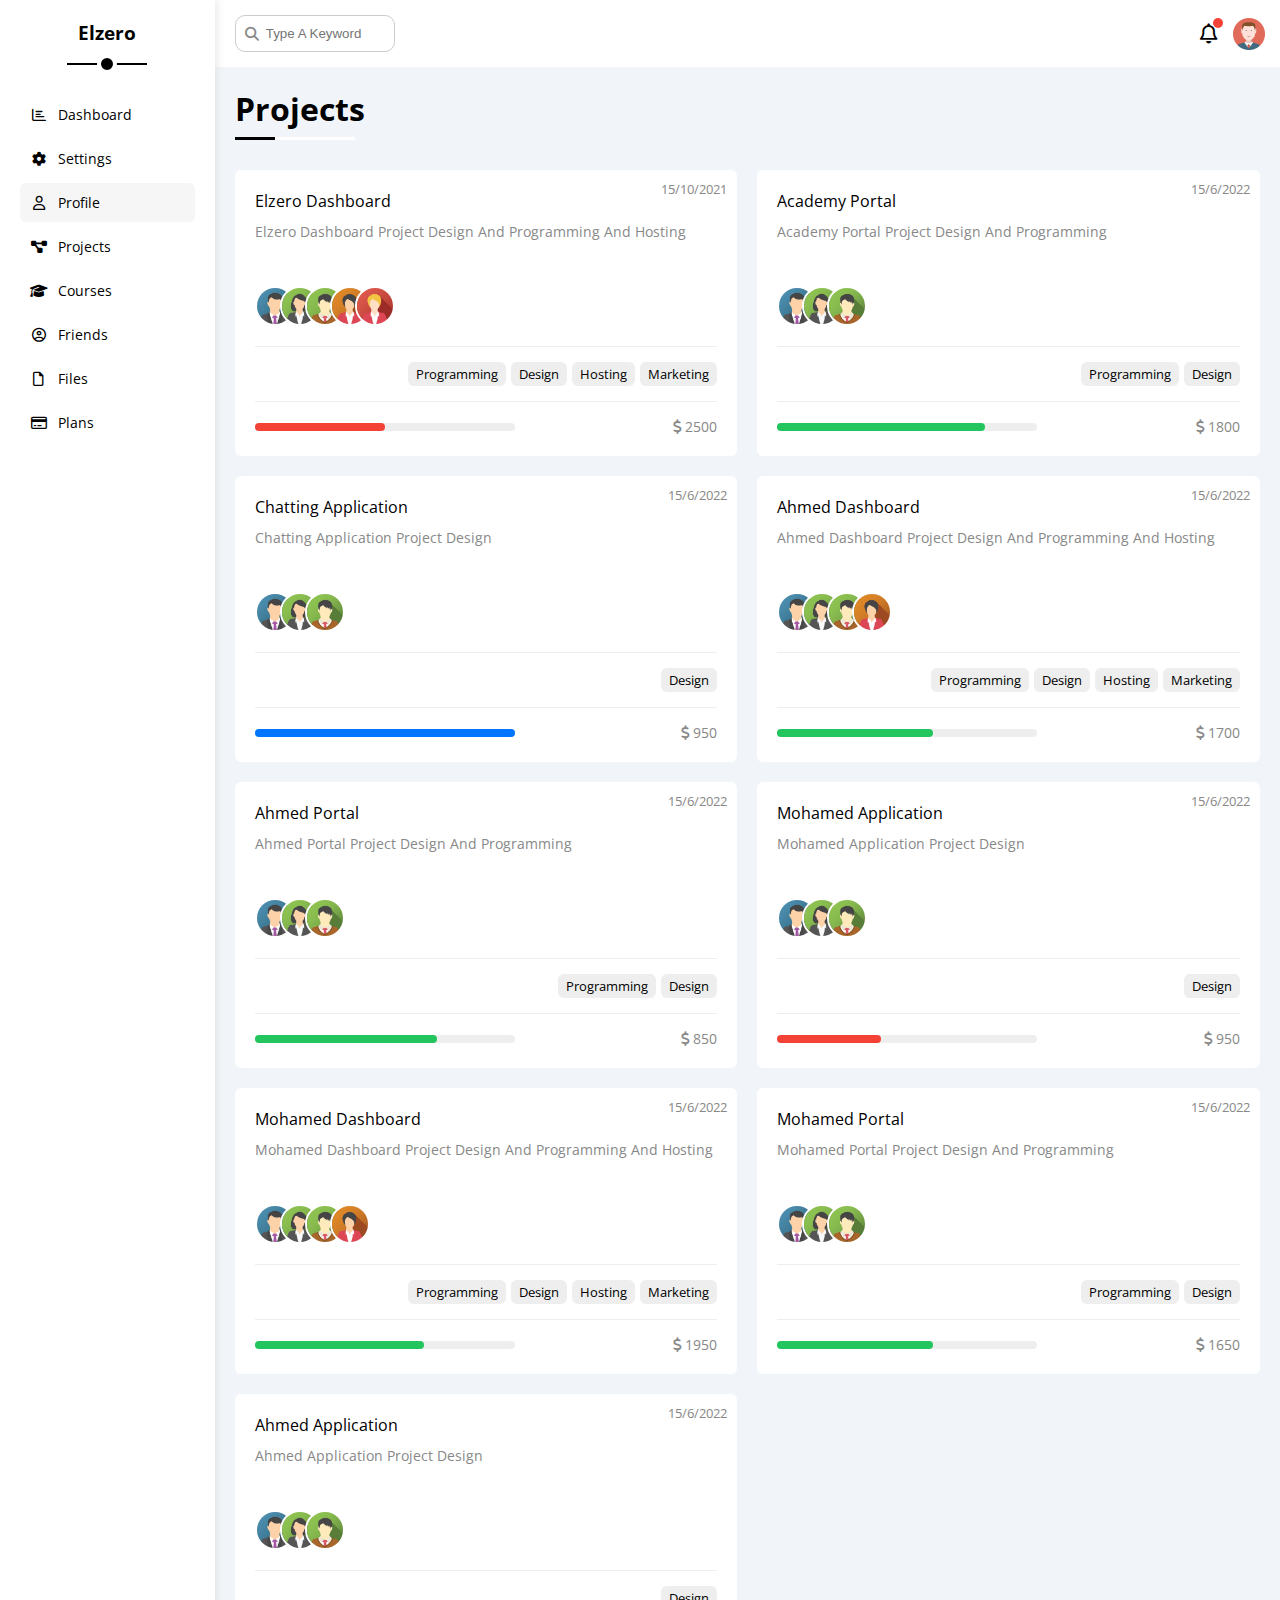
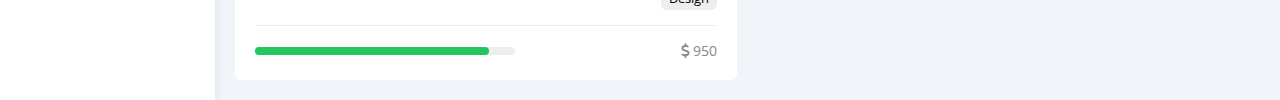
<file: projects.html>
<!DOCTYPE html>
<html lang="en">

<head>
  <meta charset="UTF-8" />
  <meta http-equiv="X-UA-Compatible" content="IE=edge" />
  <meta name="viewport" content="width=device-width, initial-scale=1.0" />
  <title>Projects</title>
  <link rel="stylesheet" href="css/all.min.css" />
  <link rel="stylesheet" href="css/framework.css" />
  <link rel="stylesheet" href="css/master.css" />
  <link rel="preconnect" href="https://fonts.googleapis.com" />
  <link rel="preconnect" href="https://fonts.gstatic.com" crossorigin />
  <link href="https://fonts.googleapis.com/css2?family=Open+Sans:wght@300;500&display=swap" rel="stylesheet" />
</head>

<body>
  <div class="page d-flex">
    <div class="sidebar bg-white p-20 p-relative">
      <h3 class="p-relative txt-c mt-0">Elzero</h3>
      <ul>
        <li>
          <a class="d-flex align-center fs-14 c-black rad-6 p-10" href="index.html">
            <i class="fa-regular fa-chart-bar fa-fw"></i>
            <span>Dashboard</span>
          </a>
        </li>
        <li>
          <a class="d-flex align-center fs-14 c-black rad-6 p-10" href="settings.html">
            <i class="fa-solid fa-gear fa-fw"></i>
            <span>Settings</span>
          </a>
        </li>
        <li>
          <a class="active d-flex align-center fs-14 c-black rad-6 p-10" href="profile.html">
            <i class="fa-regular fa-user fa-fw"></i>
            <span>Profile</span>
          </a>
        </li>
        <li>
          <a class="d-flex align-center fs-14 c-black rad-6 p-10" href="projects.html">
            <i class="fa-solid fa-diagram-project fa-fw"></i>
            <span>Projects</span>
          </a>
        </li>
        <li>
          <a class="d-flex align-center fs-14 c-black rad-6 p-10" href="courses.html">
            <i class="fa-solid fa-graduation-cap fa-fw"></i>
            <span>Courses</span>
          </a>
        </li>
        <li>
          <a class="d-flex align-center fs-14 c-black rad-6 p-10" href="friends.html">
            <i class="fa-regular fa-circle-user fa-fw"></i>
            <span>Friends</span>
          </a>
        </li>
        <li>
          <a class="d-flex align-center fs-14 c-black rad-6 p-10" href="files.html">
            <i class="fa-regular fa-file fa-fw"></i>
            <span>Files</span>
          </a>
        </li>
        <li>
          <a class="d-flex align-center fs-14 c-black rad-6 p-10" href="plans.html">
            <i class="fa-regular fa-credit-card fa-fw"></i>
            <span>Plans</span>
          </a>
        </li>
      </ul>
    </div>
    <div class="content w-full">
      <!-- Start Head -->
      <div class="head bg-white p-15 between-flex">
        <div class="search p-relative">
          <input class="p-10" type="search" placeholder="Type A Keyword" />
        </div>
        <div class="icons d-flex align-center">
          <span class="notification p-relative">
            <i class="fa-regular fa-bell fa-lg"></i>
          </span>
          <img src="imgs/avatar.png" alt="" />
        </div>
      </div>
      <!-- End Head -->
      <h1 class="p-relative">Projects</h1>
      <div class="projects-page d-grid m-20 gap-20">
        <div class="project bg-white p-20 rad-6 p-relative">
          <span class="date fs-13 c-grey">15/10/2021</span>
          <h4 class="m-0">Elzero Dashboard</h4>
          <p class="c-grey mt-10 mb-10 fs-14">Elzero Dashboard Project Design And Programming And Hosting</p>
          <div class="team">
            <a href="#"><img src="imgs/team-01.png" alt="" /></a>
            <a href="#"><img src="imgs/team-02.png" alt="" /></a>
            <a href="#"><img src="imgs/team-03.png" alt="" /></a>
            <a href="#"><img src="imgs/team-04.png" alt="" /></a>
            <a href="#"><img src="imgs/team-05.png" alt="" /></a>
          </div>
          <div class="do d-flex">
            <span class="fs-13 rad-6 bg-eee">Programming</span>
            <span class="fs-13 rad-6 bg-eee">Design</span>
            <span class="fs-13 rad-6 bg-eee">Hosting</span>
            <span class="fs-13 rad-6 bg-eee">Marketing</span>
          </div>
          <div class="info between-flex">
            <div class="prog bg-eee">
              <span class="bg-red" style="width: 50%"></span>
            </div>
            <div class="fs-14 c-grey">
              <i class="fa-solid fa-dollar-sign"></i>
              2500
            </div>
          </div>
        </div>
        <div class="project bg-white p-20 rad-6 p-relative">
          <span class="date fs-13 c-grey">15/6/2022</span>
          <h4 class="m-0">Academy Portal</h4>
          <p class="c-grey mt-10 mb-10 fs-14">Academy Portal Project Design And Programming</p>
          <div class="team">
            <a href="#"><img src="imgs/team-01.png" alt="" /></a>
            <a href="#"><img src="imgs/team-02.png" alt="" /></a>
            <a href="#"><img src="imgs/team-03.png" alt="" /></a>
          </div>
          <div class="do d-flex">
            <span class="fs-13 rad-6 bg-eee">Programming</span>
            <span class="fs-13 rad-6 bg-eee">Design</span>
          </div>
          <div class="info between-flex">
            <div class="prog bg-eee">
              <span class="bg-green" style="width: 80%"></span>
            </div>
            <div class="fs-14 c-grey">
              <i class="fa-solid fa-dollar-sign"></i>
              1800
            </div>
          </div>
        </div>
        <div class="project bg-white p-20 rad-6 p-relative">
          <span class="date fs-13 c-grey">15/6/2022</span>
          <h4 class="m-0">Chatting Application</h4>
          <p class="c-grey mt-10 mb-10 fs-14">Chatting Application Project Design</p>
          <div class="team">
            <a href="#"><img src="imgs/team-01.png" alt="" /></a>
            <a href="#"><img src="imgs/team-02.png" alt="" /></a>
            <a href="#"><img src="imgs/team-03.png" alt="" /></a>
          </div>
          <div class="do d-flex">
            <span class="fs-13 rad-6 bg-eee">Design</span>
          </div>
          <div class="info between-flex">
            <div class="prog bg-eee">
              <span class="bg-blue" style="width: 100%"></span>
            </div>
            <div class="fs-14 c-grey">
              <i class="fa-solid fa-dollar-sign"></i>
              950
            </div>
          </div>
        </div>
        <div class="project bg-white p-20 rad-6 p-relative">
          <span class="date fs-13 c-grey">15/6/2022</span>
          <h4 class="m-0">Ahmed Dashboard</h4>
          <p class="c-grey mt-10 mb-10 fs-14">Ahmed Dashboard Project Design And Programming And Hosting</p>
          <div class="team">
            <a href="#"><img src="imgs/team-01.png" alt="" /></a>
            <a href="#"><img src="imgs/team-02.png" alt="" /></a>
            <a href="#"><img src="imgs/team-03.png" alt="" /></a>
            <a href="#"><img src="imgs/team-04.png" alt="" /></a>
          </div>
          <div class="do d-flex">
            <span class="fs-13 rad-6 bg-eee">Programming</span>
            <span class="fs-13 rad-6 bg-eee">Design</span>
            <span class="fs-13 rad-6 bg-eee">Hosting</span>
            <span class="fs-13 rad-6 bg-eee">Marketing</span>
          </div>
          <div class="info between-flex">
            <div class="prog bg-eee">
              <span class="bg-green" style="width: 60%"></span>
            </div>
            <div class="fs-14 c-grey">
              <i class="fa-solid fa-dollar-sign"></i>
              1700
            </div>
          </div>
        </div>
        <div class="project bg-white p-20 rad-6 p-relative">
          <span class="date fs-13 c-grey">15/6/2022</span>
          <h4 class="m-0">Ahmed Portal</h4>
          <p class="c-grey mt-10 mb-10 fs-14">Ahmed Portal Project Design And Programming</p>
          <div class="team">
            <a href="#"><img src="imgs/team-01.png" alt="" /></a>
            <a href="#"><img src="imgs/team-02.png" alt="" /></a>
            <a href="#"><img src="imgs/team-03.png" alt="" /></a>
          </div>
          <div class="do d-flex">
            <span class="fs-13 rad-6 bg-eee">Programming</span>
            <span class="fs-13 rad-6 bg-eee">Design</span>
          </div>
          <div class="info between-flex">
            <div class="prog bg-eee">
              <span class="bg-green" style="width: 70%"></span>
            </div>
            <div class="fs-14 c-grey">
              <i class="fa-solid fa-dollar-sign"></i>
              850
            </div>
          </div>
        </div>
        <div class="project bg-white p-20 rad-6 p-relative">
          <span class="date fs-13 c-grey">15/6/2022</span>
          <h4 class="m-0">Mohamed Application</h4>
          <p class="c-grey mt-10 mb-10 fs-14">Mohamed Application Project Design</p>
          <div class="team">
            <a href="#"><img src="imgs/team-01.png" alt="" /></a>
            <a href="#"><img src="imgs/team-02.png" alt="" /></a>
            <a href="#"><img src="imgs/team-03.png" alt="" /></a>
          </div>
          <div class="do d-flex">
            <span class="fs-13 rad-6 bg-eee">Design</span>
          </div>
          <div class="info between-flex">
            <div class="prog bg-eee">
              <span class="bg-red" style="width: 40%"></span>
            </div>
            <div class="fs-14 c-grey">
              <i class="fa-solid fa-dollar-sign"></i>
              950
            </div>
          </div>
        </div>
        <div class="project bg-white p-20 rad-6 p-relative">
          <span class="date fs-13 c-grey">15/6/2022</span>
          <h4 class="m-0">Mohamed Dashboard</h4>
          <p class="c-grey mt-10 mb-10 fs-14">Mohamed Dashboard Project Design And Programming And Hosting</p>
          <div class="team">
            <a href="#"><img src="imgs/team-01.png" alt="" /></a>
            <a href="#"><img src="imgs/team-02.png" alt="" /></a>
            <a href="#"><img src="imgs/team-03.png" alt="" /></a>
            <a href="#"><img src="imgs/team-04.png" alt="" /></a>
          </div>
          <div class="do d-flex">
            <span class="fs-13 rad-6 bg-eee">Programming</span>
            <span class="fs-13 rad-6 bg-eee">Design</span>
            <span class="fs-13 rad-6 bg-eee">Hosting</span>
            <span class="fs-13 rad-6 bg-eee">Marketing</span>
          </div>
          <div class="info between-flex">
            <div class="prog bg-eee">
              <span class="bg-green" style="width: 65%"></span>
            </div>
            <div class="fs-14 c-grey">
              <i class="fa-solid fa-dollar-sign"></i>
              1950
            </div>
          </div>
        </div>
        <div class="project bg-white p-20 rad-6 p-relative">
          <span class="date fs-13 c-grey">15/6/2022</span>
          <h4 class="m-0">Mohamed Portal</h4>
          <p class="c-grey mt-10 mb-10 fs-14">Mohamed Portal Project Design And Programming</p>
          <div class="team">
            <a href="#"><img src="imgs/team-01.png" alt="" /></a>
            <a href="#"><img src="imgs/team-02.png" alt="" /></a>
            <a href="#"><img src="imgs/team-03.png" alt="" /></a>
          </div>
          <div class="do d-flex">
            <span class="fs-13 rad-6 bg-eee">Programming</span>
            <span class="fs-13 rad-6 bg-eee">Design</span>
          </div>
          <div class="info between-flex">
            <div class="prog bg-eee">
              <span class="bg-green" style="width: 60%"></span>
            </div>
            <div class="fs-14 c-grey">
              <i class="fa-solid fa-dollar-sign"></i>
              1650
            </div>
          </div>
        </div>
        <div class="project bg-white p-20 rad-6 p-relative">
          <span class="date fs-13 c-grey">15/6/2022</span>
          <h4 class="m-0">Ahmed Application</h4>
          <p class="c-grey mt-10 mb-10 fs-14">Ahmed Application Project Design</p>
          <div class="team">
            <a href="#"><img src="imgs/team-01.png" alt="" /></a>
            <a href="#"><img src="imgs/team-02.png" alt="" /></a>
            <a href="#"><img src="imgs/team-03.png" alt="" /></a>
          </div>
          <div class="do d-flex">
            <span class="fs-13 rad-6 bg-eee">Design</span>
          </div>
          <div class="info between-flex">
            <div class="prog bg-eee">
              <span class="bg-green" style="width: 90%"></span>
            </div>
            <div class="fs-14 c-grey">
              <i class="fa-solid fa-dollar-sign"></i>
              950
            </div>
          </div>
        </div>
      </div>

      </div>

    </div>
  </div>
</body>

</html>
</file>
<file: css/framework.css>
:root {
  --blue-color: #0075ff;
  --blue-alt-color: #0d69d5;
  --orange-color: #f59e0b;
  --green-color: #22c55e;
  --red-color: #f44336;
  --grey-color: #888;
}
/* Start Box */
.d-flex {
  display: flex;
}
.f-wrap {
  flex-wrap: wrap;
}
.align-center {
  align-items: center;
}
.space-between {
  justify-content: space-between;
}
.d-grid {
  display: grid;
}
.gap-20 {
  gap: 20px;
}
.d-block {
  display: block;
}
@media (max-width: 767px) {
  .block-mobile {
    display: block;
  }
  .hide-mobile {
    display: none;
  }
}
/* End Box */
/* Start Padding + Margin */
.p-10 {
  padding: 10px;
}
.p-15 {
  padding: 15px;
}
.p-20 {
  padding: 20px;
}
.pt-10 {
  padding-top: 10px;
}
.pt-15 {
  padding-top: 15px;
}
.pt-20 {
  padding-top: 20px;
}
.pb-10 {
  padding-bottom: 10px;
}
.pb-15 {
  padding-bottom: 15px;
}
.pb-20 {
  padding-bottom: 20px;
}
.pl-15 {
  padding-left: 15px;
}
.m-0 {
  margin: 0;
}
.m-15 {
  margin: 15px;
}
.m-20 {
  margin: 20px;
}
.mt-0 {
  margin-top: 0;
}
.mt-5 {
  margin-top: 5px;
}
.mt-10 {
  margin-top: 10px;
}
.mt-15 {
  margin-top: 15px;
}
.mt-20 {
  margin-top: 20px;
}
.mt-25 {
  margin-top: 25px;
}
.mr-10 {
  margin-right: 10px;
}
.mr-15 {
  margin-right: 15px;
}
.mb-5 {
  margin-bottom: 5px;
}
.mb-10 {
  margin-bottom: 10px;
}
.mb-15 {
  margin-bottom: 15px;
}
.mb-20 {
  margin-bottom: 20px;
}
.mb-25 {
  margin-bottom: 25px;
}
/* End Padding + Margin */
/* Start Color */
.c-black {
  color: black;
}
.c-white {
  color: white;
}
.c-grey {
  color: var(--grey-color);
}
.c-red {
  color: var(--red-color);
}
.c-green {
  color: var(--green-color);
}
.c-blue {
  color: var(--blue-color);
}
.c-orange {
  color: var(--orange-color);
}
.bg-red {
  background-color: var(--red-color);
}
.bg-green {
  background-color: var(--green-color);
}
.bg-blue {
  background-color: var(--blue-color);
}
.bg-orange {
  background-color: var(--orange-color);
}
.bg-white {
  background-color: white;
}
.bg-eee {
  background-color: #eee;
}

.bg-grey{
  background-color: gray;
}
/* End Color */
/* Start Position */
.p-relative {
  position: relative;
}
.p-absolute {
  position: absolute;
}
/* End Position */
/* Start Font */
.txt-c {
  text-align: center;
}
.fs-13 {
  font-size: 13px;
}
.fs-14 {
  font-size: 14px;
}
.fs-15 {
  font-size: 15px;
}
.fs-25 {
  font-size: 25px;
}
.fw-bold {
  font-weight: bold;
}
@media (max-width: 767px) {
  .txt-c-mobile {
    text-align: center;
  }
}
/* End Font */
/* Start Border */
.rad-6 {
  border-radius: 6px;
}
.rad-10 {
  border-radius: 10px;
}
.rad-half {
  border-radius: 50%;
}
.b-none {
  border: none;
}
.border-ccc {
  border: 1px solid #ccc;
}
.border-eee {
  border: 1px solid #eee;
}

/* End Border */
/* Start Width + Height */
.w-full {
  width: 100%;
}
.w-100 {
  width: 100px;
}
.w-fit {
  width: fit-content;
}
.h-full {
  height: 100%;
}
.h-100 {
  height: 100px;
}
/* End Width + Height */
/* Start Components */
.center-flex {
  display: flex;
  align-items: center;
  justify-content: center;
}
.between-flex {
  display: flex;
  align-items: center;
  justify-content: space-between;
}
.btn-shape {
  padding: 4px 10px;
  border-radius: 6px;
}
/* End Components */
</file>
<file: css/master.css>
:root {
  --blue-color: #0075ff;
  --blue-alt-color: #0d69d5;
  --orange-color: #f59e0b;
  --green-color: #22c55e;
  --red-color: #f44336;
  --grey-color: #888;
}
* {
  box-sizing: border-box;
}
body {
  font-family: "Open Sans", sans-serif;
  margin: 0;
}
*:focus {
  outline: none;
}
a {
  text-decoration: none;
}
ul {
  list-style: none;
  padding: 0;
}
::-webkit-scrollbar {
  width: 15px;
}
::-webkit-scrollbar-track {
  background-color: white;
}
::-webkit-scrollbar-thumb {
  background-color: var(--blue-color);
}
::-webkit-scrollbar-thumb:hover {
  background-color: var(--blue-alt-color);
}
.page {
  background-color: #f1f5f9;
  min-height: 100vh;
}
/* Start Sidebar */
.sidebar {
  width: 250px;
  box-shadow: 0 0 10px #ddd;
}
.sidebar > h3 {
  margin-bottom: 50px;
}
.sidebar > h3::before,
.sidebar > h3::after {
  content: "";
  background-color: black;
  transform: translateX(-50%);
  position: absolute;
  left: 50%;
}
.sidebar > h3::before {
  width: 80px;
  height: 2px;
  bottom: -20px;
}
.sidebar > h3::after {
  bottom: -29px;
  width: 12px;
  height: 12px;
  border-radius: 50%;
  border: 4px solid white;
}
.sidebar ul li a {
  transition: 0.3s;
  margin-bottom: 5px;
}
.sidebar ul li a:hover,
.sidebar ul li a.active {
  background-color: #f6f6f6;
}
.sidebar ul li a span {
  font-size: 14px;
  margin-left: 10px;
}
@media (max-width: 767px) {
  .sidebar {
    width: 58px;
    padding: 10px;
  }
  .sidebar > h3 {
    font-size: 13px;
    margin-bottom: 15px;
  }
  .sidebar > h3::before,
  .sidebar > h3::after {
    display: none;
  }
  .sidebar ul li a span {
    display: none;
  }
}
/* End Sidebar */
/* Start Content */
.content {
  overflow: hidden;
}
.head .search::before {
  font-family: var(--fa-style-family-classic);
  content: "\f002";
  font-weight: 900;
  position: absolute;
  left: 15px;
  top: 50%;
  transform: translateY(-50%);
  font-size: 14px;
  color: var(--grey-color);
}
.head .search input {
  border: 1px solid #ccc;
  border-radius: 10px;
  margin-left: 5px;
  padding-left: 30px;
  width: 160px;
  transition: width 0.3s;
}
.head .search input:focus {
  width: 200px;
}
.head .search input:focus::placeholder {
  opacity: 0;
}
.head .icons .notification::before {
  content: "";
  position: absolute;
  width: 10px;
  height: 10px;
  background-color: var(--red-color);
  border-radius: 50%;
  right: -5px;
  top: -5px;
}
.head .icons img {
  width: 32px;
  height: 32px;
  margin-left: 15px;
}
.page h1 {
  margin: 20px 20px 40px;
}
.page h1::before,
.page h1::after {
  content: "";
  height: 3px;
  position: absolute;
  bottom: -10px;
  left: 0;
}
.page h1::before {
  background-color: white;
  width: 120px;
}
.page h1::after {
  background-color: black;
  width: 40px;
}
.wrapper {
  grid-template-columns: repeat(auto-fill, minmax(450px, 1fr));
  margin-left: 20px;
  margin-right: 20px;
  margin-bottom: 20px;
}
@media (max-width: 767px) {
  .wrapper {
    grid-template-columns: minmax(200px, 1fr);
    margin-left: 10px;
    margin-right: 10px;
    gap: 10px;
  }
}
/* End Content */
/* Start Welcome Widget */
.welcome {
  overflow: hidden;
}
.welcome .intro img {
  width: 200px;
  margin-bottom: -10px;
}
.welcome .avatar {
  width: 64px;
  height: 64px;
  border: 2px solid white;
  border-radius: 50%;
  padding: 2px;
  box-shadow: 0 0 5px #ddd;
  margin-left: 20px;
  margin-top: -32px;
}
.welcome .body {
  border-top: 1px solid #eee;
  border-bottom: 1px solid #eee;
}
.welcome .body > div {
  flex: 1;
}
.welcome .visit {
  margin: 0 15px 15px auto;
  transition: 0.3s;
}
.welcome .visit:hover {
  background-color: var(--blue-alt-color);
}
@media (max-width: 767px) {
  .welcome .intro {
    padding-bottom: 30px;
  }
  .welcome .avatar {
    margin-left: 0;
  }
  .welcome .body > div:not(:last-child) {
    margin-bottom: 20px;
  }
}
/* End Welcome Widget */
/* Start Quick Draft Widget */
.quick-draft textarea {
  resize: none;
  min-height: 180px;
}
.quick-draft .save {
  margin-left: auto;
  transition: 0.3s;
  cursor: pointer;
}
.quick-draft .save:hover {
  background-color: var(--blue-alt-color);
}
/* End Quick Draft Widget */
/* Start Targets */
.targets .target-row .icon {
  width: 80px;
  height: 80px;
  margin-right: 15px;
}
.targets .details {
  flex: 1;
}
.targets .details .progress {
  height: 4px;
}
.targets .details .progress > span {
  position: absolute;
  left: 0;
  top: 0;
  height: 100%;
}
.targets .details .progress > span span {
  position: absolute;
  bottom: 16px;
  right: -16px;
  color: white;
  padding: 2px 5px;
  border-radius: 6px;
  font-size: 13px;
}
.targets .details .progress > span span::after {
  content: "";
  border-color: transparent;
  border-width: 5px;
  border-style: solid;
  position: absolute;
  bottom: -10px;
  left: 50%;
  transform: translateX(-50%);
}
.targets .details .progress > .blue span::after {
  border-top-color: var(--blue-color);
}
.targets .details .progress > .orange span::after {
  border-top-color: var(--orange-color);
}
.targets .details .progress > .green span::after {
  border-top-color: var(--green-color);
}
.blue .icon,
.blue .progress {
  background-color: rgb(0 117 255 / 20%);
}
.orange .icon,
.orange .progress {
  background-color: rgb(245 158 11 / 20%);
}
.green .icon,
.green .progress {
  background-color: rgb(34 197 94 / 20%);
}
/* End Targets */
/* Start Tickets */
.tickets .box {
  border: 1px solid #ccc;
  width: calc(50% - 10px);
}
@media (max-width: 767px) {
  .tickets .box {
    width: 100%;
  }
}
/* End Tickets */
/* Start Latest News */
.latest-news .news-row:not(:last-of-type) {
  margin-bottom: 20px;
  padding-bottom: 20px;
  border-bottom: 1px solid #eee;
}
.latest-news .news-row img {
  width: 100px;
  border-radius: 6px;
  margin-right: 15px;
}
.latest-news .info {
  flex-grow: 1;
}
.latest-news .info h3 {
  margin: 0 0 6px;
  font-size: 16px;
}
@media (max-width: 767px) {
  .latest-news .news-row {
    display: block;
  }
  .latest-news .news-row .label {
    margin: 10px auto;
    width: fit-content;
  }
}
/* End Latest News */
/* Start Tasks */
.tasks .task-row:not(:last-of-type) {
  margin-bottom: 15px;
  padding-bottom: 15px;
  border-bottom: 1px solid #eee;
}
.tasks .info {
  flex-grow: 1;
}
.tasks .done {
  opacity: 0.3;
}
.tasks .done h3,
.tasks .done p {
  text-decoration: line-through;
}
.tasks .delete {
  cursor: pointer;
  transition: 0.3s;
}
.tasks .delete:hover {
  color: var(--red-color);
}
/* End Tasks */
/* Start Latest Uploads */
.latest-uploads ul li:not(:last-child) {
  border-bottom: 1px solid #eee;
}
.latest-uploads ul li img {
  width: 40px;
  height: 40px;
}
/* End Latest Uploads */
/* Start Last Project */
.last-project ul::before {
  content: "";
  position: absolute;
  left: 11px;
  width: 2px;
  height: 100%;
  background-color: var(--blue-color);
}
.last-project ul li::before {
  content: "";
  width: 20px;
  height: 20px;
  display: block;
  border-radius: 50%;
  background-color: white;
  border: 2px solid white;
  outline: 2px solid var(--blue-color);
  margin-right: 15px;
  z-index: 1;
}
.last-project ul li.done::before {
  background-color: var(--blue-color);
}
.last-project ul li.current::before {
  animation: change-color 0.8s infinite alternate;
}
.last-project .launch-icon {
  position: absolute;
  width: 160px;
  right: 0;
  bottom: 0;
  opacity: 0.1;
}
/* End Last Project */
/* Start Reminders */
.reminders ul li .key {
  width: 15px;
  height: 15px;
}
.reminders ul li > .blue {
  border-left: 2px solid var(--blue-color);
}
.reminders ul li > .green {
  border-left: 2px solid var(--green-color);
}
.reminders ul li > .orange {
  border-left: 2px solid var(--orange-color);
}
.reminders ul li > .red {
  border-left: 2px solid var(--red-color);
}
/* End Reminders */
/* Start Latest Post */
.latest-post .avatar {
  width: 48px;
  height: 48px;
}
.latest-post .post-content {
  text-transform: capitalize;
  line-height: 1.8;
  border-top: 1px solid #eee;
  border-bottom: 1px solid #eee;
  min-height: 140px;
}
/* End Latest Post */
/* Start Social Media */
.social-media .box {
  padding-left: 70px;
}
.social-media .box i {
  position: absolute;
  left: 0;
  top: 0;
  width: 52px;
  transition: 0.3s;
}
.social-media .box i:hover {
  transform: rotate(5deg);
}
.social-media .twitter {
  background-color: rgb(29 161 242 / 20%);
  color: #1da1f2;
}
.social-media .twitter i,
.social-media .twitter a {
  background-color: #1da1f2;
}
.social-media .facebook {
  background-color: rgb(24 119 242 / 20%);
  color: #1da1f2;
}
.social-media .facebook i,
.social-media .facebook a {
  background-color: #1877f2;
}
.social-media .youtube {
  background-color: rgb(255 0 0 / 20%);
  color: #ff0000;
}
.social-media .youtube i,
.social-media .youtube a {
  background-color: #ff0000;
}
.social-media .linkedin {
  background-color: rgb(0 119 181 / 20%);
  color: #0077b5;
}
.social-media .linkedin i,
.social-media .linkedin a {
  background-color: #0077b5;
}
/* End Social Media */
/* Start Projects Table */
.projects .responsive-table {
  overflow-x: auto;
}
.projects table {
  min-width: 1000px;
  border-spacing: 0;
}
.projects thead td {
  background-color: #eee;
  font-weight: bold;
}
.projects table td {
  padding: 15px;
}
.projects tbody td {
  border-bottom: 1px solid #eee;
  border-left: 1px solid #eee;
  transition: 0.3s;
}
.projects table tbody tr td:last-child {
  border-right: 1px solid #eee;
}
.projects tbody tr:hover td {
  background-color: #faf7f7;
}
.projects table img {
  width: 32px;
  height: 32px;
  border-radius: 50%;
  padding: 2px;
  background-color: white;
}
.projects table img:not(:first-child) {
  margin-left: -20px;
}
.projects table .label {
  font-size: 13px;
}
/* End Projects Table */
/* Start Settings */
.settings-page {
  grid-template-columns: repeat(auto-fill, minmax(500px, 1fr));
}
@media (max-width: 767px) {
  .settings-page {
    grid-template-columns: minmax(100px, 1fr);
    margin-left: 10px;
    margin-right: 10px;
    gap: 10px;
  }
}
.settings-page .close-message {
  border: 1px solid #ccc;
  resize: none;
  min-height: 150px;
}
.settings-page .email {
  display: inline-flex;
  width: calc(100% - 80px);
}
.settings-page .sec-box {
  padding-bottom: 15px;
}
.settings-page .sec-box:not(:last-of-type) {
  border-bottom: 1px solid #eee;
}
.settings-page .sec-box .button {
  transition: 0.3s;
}
.settings-page .sec-box .button:hover {
  background-color: var(--blue-alt-color);
}
.settings-page .social-boxes i {
  width: 40px;
  height: 40px;
  background-color: #f6f6f6;
  border: 1px solid #ddd;
  border-right: none;
  border-radius: 6px 0 0 6px;
  transition: 0.3s;
}
.settings-page .social-boxes input {
  height: 40px;
  background-color: #f6f6f6;
  border: 1px solid #ddd;
  padding-left: 10px;
  border-radius: 0 6px 6px 0;
}
.settings-page .social-boxes > div:focus-within i {
  color: black;
}
.widgets-control .control input[type="checkbox"] {
  -webkit-appearance: none;
  appearance: none;
}
.widgets-control .control label {
  padding-left: 30px;
  cursor: pointer;
  position: relative;
}
.widgets-control .control label::before,
.widgets-control .control label::after {
  position: absolute;
  left: 0;
  top: 50%;
  margin-top: -9px;
  border-radius: 4px;
}
.widgets-control .control label::before {
  content: "";
  width: 14px;
  height: 14px;
  border: 2px solid var(--grey-color);
}
.widgets-control .control label:hover::before {
  border-color: var(--blue-alt-color);
}
.widgets-control .control label::after {
  font-family: var(--fa-style-family-classic);
  content: "\f00c";
  font-weight: 900;
  background-color: var(--blue-color);
  color: white;
  font-size: 12px;
  width: 18px;
  height: 18px;
  display: flex;
  justify-content: center;
  align-items: center;
  transform: scale(0) rotate(360deg);
  transition: 0.3s;
}
.widgets-control .control input[type="checkbox"]:checked + label::after {
  transform: scale(1);
}
.backup-control input[type="radio"] {
  -webkit-appearance: none;
  appearance: none;
}
.backup-control .date label {
  padding-left: 30px;
  cursor: pointer;
  position: relative;
}
.backup-control .date label::before {
  content: "";
  position: absolute;
  top: 50%;
  left: 0;
  margin-top: -11px;
  width: 18px;
  height: 18px;
  border: 2px solid var(--grey-color);
  border-radius: 50%;
}
.backup-control .date label::after {
  content: "";
  position: absolute;
  left: 5px;
  top: 5px;
  width: 12px;
  height: 12px;
  background: var(--blue-color);
  border-radius: 50%;
  transition: 0.3s;
  transform: scale(0);
}
.backup-control .date input[type="radio"]:checked + label::before {
  border-color: var(--blue-color);
}
.backup-control .date input[type="radio"]:checked + label::after {
  transform: scale(1);
}
.backup-control .servers {
  border-top: 1px solid #eee;
  padding-top: 20px;
}
@media (max-width: 767px) {
  .backup-control .servers {
    flex-wrap: wrap;
  }
}
.backup-control .servers .server {
  border: 2px solid #eee;
  position: relative;
}
.backup-control .servers .server label {
  cursor: pointer;
}
.backup-control .servers input[type="radio"]:checked + .server {
  border-color: var(--blue-color);
  color: var(--blue-color);
}
.toggle-checkbox {
  -webkit-appearance: none;
  appearance: none;
  display: none;
}
.toggle-switch {
  background-color: #ccc;
  width: 78px;
  height: 32px;
  border-radius: 16px;
  position: relative;
  transition: 0.3s;
  cursor: pointer;
}
.toggle-switch::before {
  font-family: var(--fa-style-family-classic);
  content: "\f00d";
  font-weight: 900;
  background-color: white;
  width: 24px;
  height: 24px;
  position: absolute;
  border-radius: 50%;
  top: 4px;
  left: 4px;
  display: flex;
  justify-content: center;
  align-items: center;
  color: #aaa;
  transition: 0.3s;
}
.toggle-checkbox:checked + .toggle-switch {
  background-color: var(--blue-color);
}
.toggle-checkbox:checked + .toggle-switch::before {
  content: "\f00c";
  left: 50px;
  color: var(--blue-color);
}
.settings-page :disabled {
  cursor: no-drop;
  background-color: #f0f4f8;
  color: #bbb;
}
/* End Settings */
/* Start Profile Page */
@media (max-width: 767px) {
  .profile-page .overview {
    flex-direction: column;
  }
}
.profile-page .avatar-box {
  width: 300px;
}
@media (min-width: 768px) {
  .profile-page .avatar-box {
    border-right: 1px solid #eee;
  }
}
.profile-page .avatar-box > img {
  width: 120px;
  height: 120px;
}
.profile-page .avatar-box .level {
  height: 6px;
  overflow: hidden;
  margin: auto;
  width: 70%;
}
.profile-page .avatar-box .level span {
  position: absolute;
  left: 0;
  top: 0;
  height: 100%;
  background-color: var(--blue-color);
  border-radius: 6px;
}
.profile-page .info-box .box {
  flex-wrap: wrap;
  border-bottom: 1px solid #eee;
  transition: 0.3s;
}
.profile-page .info-box .box:hover {
  background-color: #f9f9f9;
}
.profile-page .info-box .box > div {
  min-width: 250px;
  padding: 10px 0 0;
}
.profile-page .info-box h4 {
  font-weight: normal;
}
/* Start Training Code */
.profile-page .info-box .toggle-switch {
  height: 20px;
}
@media (max-width: 767px) {
  .profile-page .info-box .toggle-switch {
    margin: auto;
  }
}
.profile-page .info-box .toggle-switch::before {
  width: 12px;
  height: 12px;
  font-size: 8px;
}
.profile-page .info-box .toggle-checkbox:checked + .toggle-switch::before {
  left: 62px;
}
/* End Training Code */
@media (max-width: 767px) {
  .profile-page .other-data {
    flex-direction: column;
  }
}
.profile-page .skills-card {
  flex-grow: 1;
}
.profile-page .skills-card ul li {
  padding: 15px 0;
}
.profile-page .skills-card ul li:not(:last-child) {
  border-bottom: 1px solid #eee;
}
.profile-page .skills-card ul li span {
  display: inline-flex;
  padding: 4px 10px;
  background-color: #eee;
  border-radius: 6px;
  font-size: 14px;
}
.profile-page .skills-card ul li span:not(:last-child) {
  margin-right: 5px;
}
.profile-page .activities {
  flex-grow: 2;
}

/* rjggggggggggggggggggggggggggggggggggggggggggggggggggg */
.profile-page .activity:not(:last-of-type) {
  border-bottom: 1px solid #eee;
  padding-bottom: 20px;
  margin-bottom: 20px;
}
.profile-page .activity img {
  width: 64px;
  height: 64px;
  margin-right: 10px;
}
@media (min-width: 768px) {
  .profile-page .activity .date {
    margin-left: auto;
    text-align: right;
  }
}
@media (max-width: 767px) {
  .profile-page .activity {
    flex-direction: column;
  }
  .profile-page .activity img {
    margin-right: 0;
    margin-bottom: 15px;
  }
  .profile-page .activity .date {
    margin-top: 15px;
  }
}
/* End Profile Page */
/* Start Projects Page */
.projects-page {
  grid-template-columns: repeat(auto-fill, minmax(500px, 1fr));
}
@media (max-width: 767px) {
  .projects-page {
    grid-template-columns: minmax(200px, 1fr);
    margin-left: 10px;
    margin-right: 10px;
    gap: 10px;
  }
}
.projects-page .project .date {
  position: absolute;
  right: 10px;
  top: 10px;
}
.projects-page .project h4 {
  font-weight: normal;
}
.projects-page .project .team {
  position: relative;
  min-height: 80px;
}
.projects-page .project .team a {
  position: absolute;
  left: 0;
  bottom: 0;
}
.projects-page .project .team a:nth-child(2) {
  left: 25px;
}
.projects-page .project .team a:nth-child(3) {
  left: 50px;
}
.projects-page .project .team a:nth-child(4) {
  left: 75px;
}
.projects-page .project .team a:nth-child(5) {
  left: 100px;
}
.projects-page .project .team a:hover {
  z-index: 1000;
}
.projects-page .project .team img {
  width: 40px;
  height: 40px;
  border-radius: 50%;
  border: 2px solid white;
}
.projects-page .project .do {
  justify-content: flex-end;
  border-top: 1px solid #eee;
  padding-top: 15px;
  margin-top: 15px;
}
@media (max-width: 767px) {
  .projects-page .project .do {
    flex-direction: column;
  }
}
.projects-page .project .do span {
  padding: 3px 8px;
  margin-left: 5px;
  width: fit-content;
}
@media (max-width: 767px) {
  .projects-page .project .do span:not(:last-child) {
    margin-bottom: 15px;
  }
}
.projects-page .project .info {
  border-top: 1px solid #eee;
  margin-top: 15px;
  padding-top: 15px;
}
@media (max-width: 767px) {
  .projects-page .project .info {
    flex-direction: column;
  }
}
.projects-page .project .prog {
  height: 8px;
  width: 260px;
  position: relative;
  border-radius: 6px;
}
@media (max-width: 767px) {
  .projects-page .project .prog {
    margin-bottom: 15px;
  }
}
.projects-page .project .prog span {
  position: absolute;
  left: 0;
  top: 0;
  height: 100%;
  border-radius: 6px;
}
/* End Projects Page */
/* Start Courses Page */
.courses-page {
  grid-template-columns: repeat(auto-fill, minmax(300px, 1fr));
}
@media (max-width: 767px) {
  .courses-page {
    grid-template-columns: minmax(200px, 1fr);
    margin-left: 10px;
    margin-right: 10px;
    gap: 10px;
  }
}
.courses-page .course {
  overflow: hidden;
}
.courses-page .course .cover {
  max-width: 100%;
}
.courses-page .course .instructor {
  position: absolute;
  width: 64px;
  height: 64px;
  border-radius: 50%;
  top: 20px;
  left: 20px;
  border: 2px solid white;
}
.courses-page .course .description {
  line-height: 1.6;
}
.courses-page .course .info {
  border-top: 1px solid #eee;
  font-size: 13px;
}
.courses-page .course .info .title {
  position: absolute;
  top: -13px;
  left: 50%;
  transform: translateX(-50%);
  font-size: 13px;
}
/* End Courses Page */
/* Start Friends Page */
.friends-page {
  grid-template-columns: repeat(auto-fill, minmax(300px, 1fr));
}
@media (max-width: 767px) {
  .friends-page {
    grid-template-columns: minmax(200px, 1fr);
    margin-left: 10px;
    margin-right: 10px;
    gap: 10px;
  }
}
.friends-page .contact {
  position: absolute;
  left: 10px;
  top: 10px;
}
.friends-page .contact i {
  background-color: #eee;
  padding: 10px;
  border-radius: 50%;
  color: #666;
  font-size: 13px;
  cursor: pointer;
  transition: 0.3s;
}
.friends-page .contact i:hover {
  background-color: var(--blue-color);
  color: white;
}
.friends-page .friend .icons {
  border-top: 1px solid #eee;
  border-bottom: 1px solid #eee;
  margin-top: 15px;
  margin-bottom: 15px;
  padding-top: 15px;
  padding-bottom: 15px;
}
.friends-page .friend .icons i {
  margin-right: 5px;
}
.friends-page .friend .icons .vip {
  position: absolute;
  right: 0;
  top: 50%;
  transform: translateY(-50%);
  font-size: 40px;
  opacity: 0.2;
}
/* End Friends Page */
/* Start Files Page */
.files-page {
  flex-direction: row-reverse;
  align-items: flex-start;
}
@media (max-width: 767px) {
  .files-page {
    flex-direction: column;
    align-items: normal;
  }
}
.files-page .files-stats {
  min-width: 260px;
}
.files-page .files-stats .icon {
  width: 40px;
  height: 40px;
  margin-right: 10px;
}
.files-page .files-stats .size {
  margin-left: auto;
}
.files-page .files-stats .blue {
  background-color: rgb(0 117 255 / 20%);
}
.files-page .files-stats .green {
  background-color: rgb(34 197 94 / 20%);
}
.files-page .files-stats .red {
  background-color: rgb(244 67 54 / 20%);
}
.files-page .files-stats .orange {
  background-color: rgb(245 158 11 / 20%);
}
.files-page .files-stats .upload {
  margin: 15px auto 0;
  padding: 10px 15px;
  transition: 0.3s;
}
.files-page .files-stats .upload:hover {
  background-color: var(--blue-alt-color);
}
.files-page .files-stats .upload:hover i {
  animation: go-up 0.8s infinite;
}
.files-page .files-content {
  flex: 1;
  grid-template-columns: repeat(auto-fill, minmax(200px, 1fr));
}
.files-page .files-content img {
  width: 64px;
  height: 64px;
  transition: 0.3s;
}
.files-page .files-content .file:hover img {
  transform: rotate(5deg);
}
.files-page .files-content .info {
  border-top: 1px solid #eee;
}
/* End Files Page */
/* Start Plans Page */
.plans-page {
  grid-template-columns: repeat(auto-fill, minmax(450px, 1fr));
}
@media (max-width: 767px) {
  .plans-page {
    grid-template-columns: minmax(250px, 1fr);
    margin-left: 10px;
    margin-right: 10px;
    gap: 10px;
  }
}
.plans-page .plan .top {
  border: 3px solid white;
  outline: 3px solid transparent;
}
.plans-page .plan.green .top {
  outline-color: var(--green-color);
}
.plans-page .plan.blue .top {
  outline-color: var(--blue-color);
}
.plans-page .plan.orange .top {
  outline-color: var(--orange-color);
}
.plans-page .plan .price {
  position: relative;
  font-size: 40px;
  width: fit-content;
  margin: auto;
}
.plans-page .plan .price span {
  position: absolute;
  left: -20px;
  top: 0;
  font-size: 25px;
}
.plans-page .plan ul li {
  padding: 15px 0;
  display: flex;
  align-items: center;
  font-size: 15px;
  border-bottom: 1px solid #eee;
}
.plans-page .plan ul li .yes {
  color: var(--green-color);
}
.plans-page .plan ul li i:not(.yes, .help) {
  color: var(--red-color);
}
.plans-page .plan ul li i:first-child {
  font-size: 18px;
  margin-right: 5px;
}
.plans-page .plan ul li .help {
  color: var(--grey-color);
  margin-left: auto;
  cursor: pointer;
}
/* End Plans Page */
/* Start Animation */
@keyframes change-color {
  from {
    background-color: var(--blue-color);
  }
  to {
    background-color: white;
  }
}
@keyframes go-up {
  0%,
  100% {
    transform: translateY(0);
  }
  50% {
    transform: translateY(-5px);
  }
}
/* End Animation */
</file>
